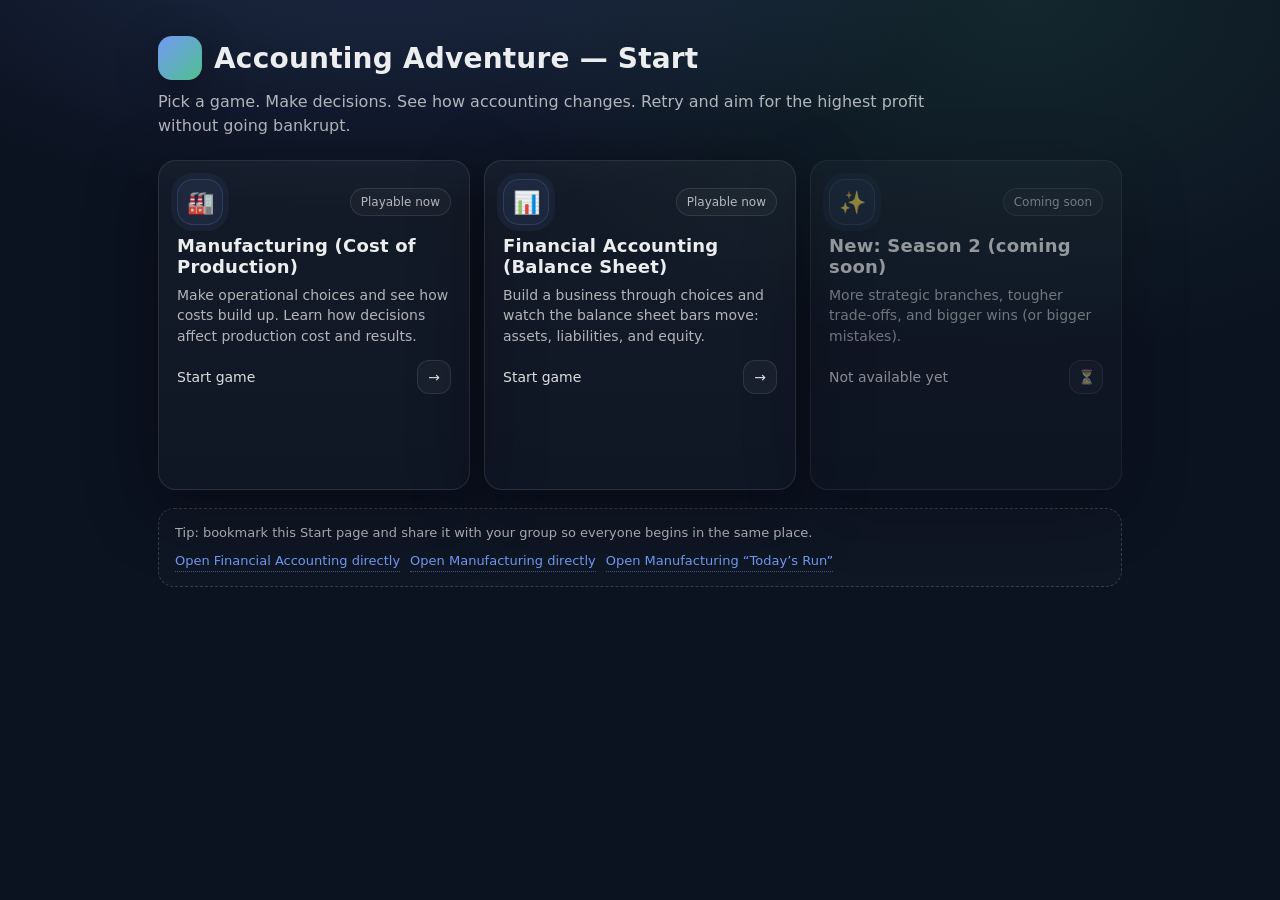
<file: index.html>
<!doctype html>
<html lang="en">
<head>
  <meta charset="utf-8" />
  <meta name="viewport" content="width=device-width,initial-scale=1" />
  <title>Accounting Adventure — Start</title>
  <style>
    :root{
      --bg:#0b1220;
      --border:rgba(255,255,255,.10);
      --text:rgba(255,255,255,.92);
      --muted:rgba(255,255,255,.68);
      --accent:rgba(120,160,255,.95);
    }
    *{box-sizing:border-box}
    body{
      margin:0;
      font-family: system-ui, -apple-system, Segoe UI, Roboto, Arial, sans-serif;
      background: radial-gradient(1000px 500px at 30% -10%, rgba(120,160,255,.18), transparent 60%),
                  radial-gradient(900px 600px at 80% 0%, rgba(90,220,160,.10), transparent 60%),
                  var(--bg);
      color:var(--text);
      min-height:100vh;
    }
    .wrap{ max-width:1000px; margin:0 auto; padding:36px 18px 48px; }
    .header{ display:flex; flex-direction:column; gap:10px; margin-bottom:22px; }
    .brand{ display:flex; align-items:center; gap:12px; }
    .logo{
      width:44px;height:44px;border-radius:14px;
      background: linear-gradient(135deg, rgba(120,160,255,.95), rgba(90,220,160,.85));
      box-shadow: 0 10px 40px rgba(0,0,0,.35);
    }
    h1{ margin:0; font-size:28px; letter-spacing:.2px; }
    .sub{ margin:0; color:var(--muted); line-height:1.5; max-width:800px; }

    .grid{
      display:grid;
      grid-template-columns: repeat(3, minmax(0, 1fr));
      gap:14px;
      margin-top:18px;
    }
    @media (max-width: 900px){ .grid{grid-template-columns:1fr} }

    .card{
      position:relative;
      border:1px solid var(--border);
      border-radius:18px;
      background: linear-gradient(180deg, rgba(255,255,255,.04), rgba(255,255,255,.02));
      overflow:hidden;
      box-shadow: 0 18px 70px rgba(0,0,0,.35);
      transition: transform .12s ease, border-color .12s ease;
    }
    .card:hover{ transform: translateY(-2px); border-color: rgba(120,160,255,.35); }
    .card a{
      display:block;
      padding:18px 18px 16px;
      color:inherit;
      text-decoration:none;
      height:100%;
    }
    .toprow{
      display:flex;
      align-items:center;
      justify-content:space-between;
      gap:12px;
      margin-bottom:10px;
    }
    .pill{
      font-size:12px;
      padding:6px 10px;
      border-radius:999px;
      border:1px solid var(--border);
      color:var(--muted);
      background: rgba(255,255,255,.03);
      white-space:nowrap;
    }
    .icon{
      width:46px;height:46px;border-radius:16px;
      display:grid;place-items:center;
      background: rgba(120,160,255,.10);
      border:1px solid rgba(120,160,255,.18);
      box-shadow: 0 0 0 6px rgba(120,160,255,.06);
      font-size:22px;
    }
    .title{ margin:0; font-size:18px; letter-spacing:.2px; }
    .desc{ margin:8px 0 0; color:var(--muted); line-height:1.45; font-size:14px; }
    .cta{
      margin-top:14px;
      display:flex;
      align-items:center;
      justify-content:space-between;
      gap:10px;
      color:rgba(255,255,255,.85);
      font-size:14px;
    }
    .ctaRow{ margin-top:12px; display:flex; gap:10px; flex-wrap:wrap; align-items:center; }
    .miniLink{
      display:inline-flex;
      align-items:center;
      gap:8px;
      padding:8px 10px;
      border-radius:12px;
      border:1px solid var(--border);
      background: rgba(255,255,255,.03);
      text-decoration:none;
      color: rgba(255,255,255,.88);
      font-size:13px;
    }
    .miniLink:hover{ border-color: rgba(120,160,255,.35); }
    .arrow{
      width:34px;height:34px;border-radius:12px;
      display:grid;place-items:center;
      background: rgba(255,255,255,.04);
      border:1px solid var(--border);
    }
    .disabled{ opacity:.60; filter:saturate(.8); }
    .disabled a{ cursor:not-allowed; }
    .disabled:hover{ transform:none; border-color:var(--border) }

    .footer{
      margin-top:18px;
      padding:14px 16px;
      border:1px dashed rgba(255,255,255,.16);
      border-radius:16px;
      color:var(--muted);
      line-height:1.55;
      background: rgba(255,255,255,.02);
    }
    .small{ font-size:13px; }
    .links{ margin-top:8px; display:flex; gap:10px; flex-wrap:wrap; }
    .links a{
      color: rgba(120,160,255,.95);
      text-decoration:none;
      border-bottom:1px dotted rgba(120,160,255,.45);
    }
    .links a:hover{ border-bottom-style:solid }
  </style>
</head>

<body>
  <div class="wrap">
    <div class="header">
      <div class="brand">
        <div class="logo" aria-hidden="true"></div>
        <h1>Accounting Adventure — Start</h1>
      </div>
      <p class="sub">
        Pick a game. Make decisions. See how accounting changes. Retry and aim for the highest profit without going bankrupt.
      </p>
    </div>

    <div class="grid">
      <!-- Tile 1: Manufacturing -->
      <div class="card">
        <a href="/PMseason1.html" aria-label="Open Manufacturing (Cost of Production)">
          <div class="toprow">
            <div class="icon">🏭</div>
            <div class="pill">Playable now</div>
          </div>
          <h2 class="title">Manufacturing (Cost of Production)</h2>
          <p class="desc">
            Make operational choices and see how costs build up. Learn how decisions affect production cost and results.
          </p>
          <div class="cta">
            <span>Start game</span>
            <span class="arrow">→</span>
          </div>
        </a>

        <div style="padding:0 18px 16px;">
          <div class="ctaRow">
            <a class="miniLink" href="/PMseason1.html?mode=daily">Today’s Run (Daily)</a>
          </div>
        </div>
      </div>

      <!-- Tile 2: Financial Accounting -->
      <div class="card">
        <a href="/FAseason1.html" aria-label="Open Financial Accounting (Balance Sheet)">
          <div class="toprow">
            <div class="icon">📊</div>
            <div class="pill">Playable now</div>
          </div>
          <h2 class="title">Financial Accounting (Balance Sheet)</h2>
          <p class="desc">
            Build a business through choices and watch the balance sheet bars move: assets, liabilities, and equity.
          </p>
          <div class="cta">
            <span>Start game</span>
            <span class="arrow">→</span>
          </div>
        </a>
      </div>

      <!-- Tile 3: Coming soon -->
      <div class="card disabled" aria-disabled="true">
        <a href="javascript:void(0)" tabindex="-1">
          <div class="toprow">
            <div class="icon">✨</div>
            <div class="pill">Coming soon</div>
          </div>
          <h2 class="title">New: Season 2 (coming soon)</h2>
          <p class="desc">
            More strategic branches, tougher trade-offs, and bigger wins (or bigger mistakes).
          </p>
          <div class="cta">
            <span>Not available yet</span>
            <span class="arrow">⏳</span>
          </div>
        </a>
      </div>
    </div>

    <div class="footer">
      <div class="small">
        Tip: bookmark this Start page and share it with your group so everyone begins in the same place.
      </div>
      <div class="links small">
        <a href="/FAseason1.html">Open Financial Accounting directly</a>
        <a href="/PMseason1.html">Open Manufacturing directly</a>
        <a href="/PMseason1.html?mode=daily">Open Manufacturing “Today’s Run”</a>
      </div>
    </div>
  </div>
</body>
</html>
</file>
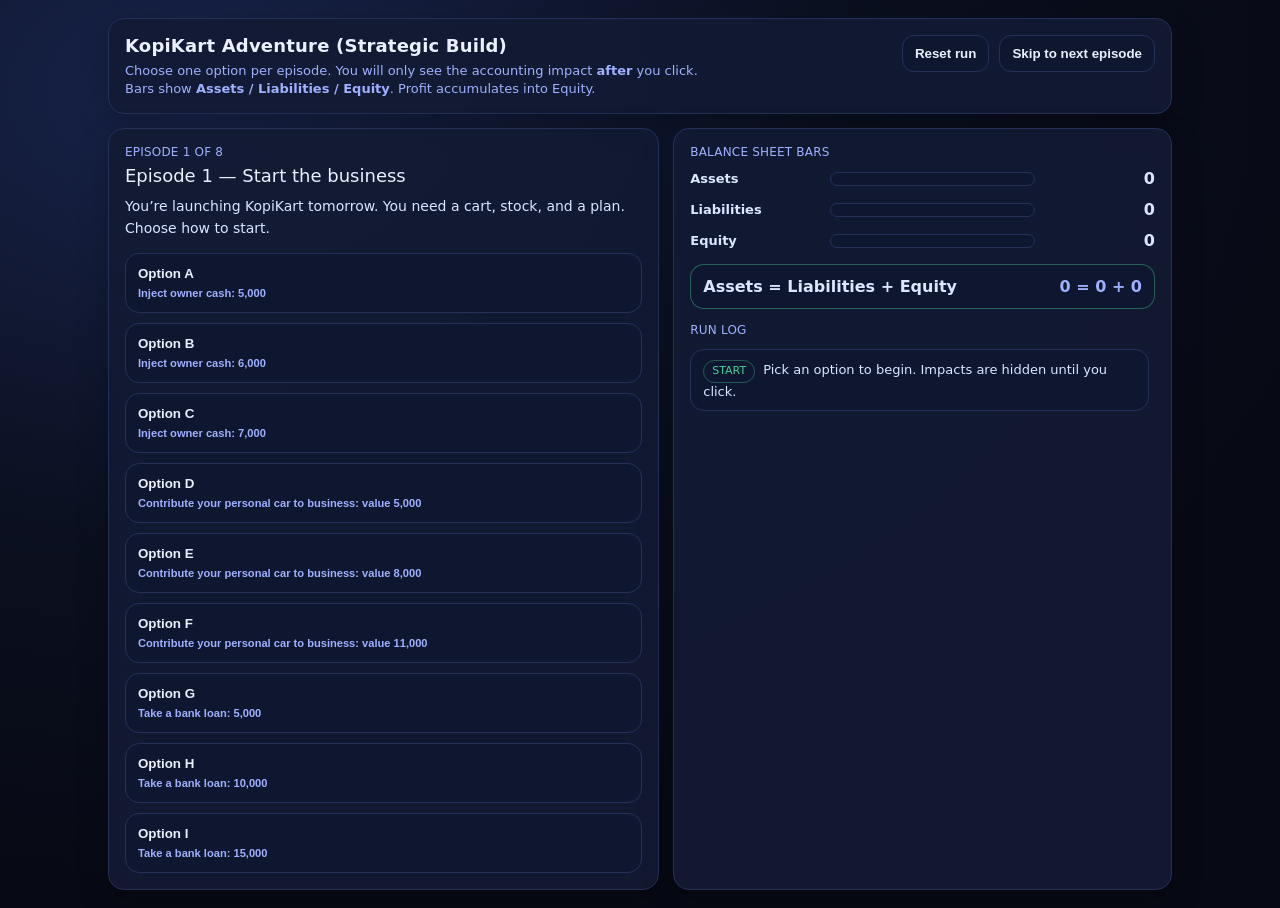
<file: FAseason1.html>
<!doctype html>
<html lang="en">
<head>
  <meta charset="utf-8" />
  <meta name="viewport" content="width=device-width,initial-scale=1" />
  <title>KopiKart Adventure (Strategic Build)</title>
  <style>
    :root{
      --bg:#0b1020; --card:#121a33; --muted:#9fb0ff; --text:#eaf0ff;
      --accent:#7aa7ff; --danger:#ff6b6b; --ok:#46d39a; --line:#25305a;
    }
    *{box-sizing:border-box}
    body{
      margin:0; font-family:system-ui,-apple-system,Segoe UI,Roboto,Arial,sans-serif;
      background: radial-gradient(1200px 800px at 15% 10%, #18234a 0%, var(--bg) 55%, #070a14 100%);
      color:var(--text);
    }
    .wrap{max-width:1100px; margin:0 auto; padding:18px;}
    header{
      display:flex; gap:12px; align-items:flex-start; justify-content:space-between; flex-wrap:wrap;
      padding:16px 16px; border:1px solid var(--line); background:rgba(18,26,51,.9);
      border-radius:16px; box-shadow:0 10px 30px rgba(0,0,0,.25);
    }
    header h1{margin:0; font-size:18px; letter-spacing:.2px}
    header .sub{margin-top:6px; color:var(--muted); font-size:13px; line-height:1.35}
    .btnrow{display:flex; gap:10px; flex-wrap:wrap}
    button{
      border:1px solid var(--line); background:#0f1730; color:var(--text);
      padding:10px 12px; border-radius:12px; cursor:pointer; font-weight:600;
    }
    button:hover{border-color:#3a4aa3}
    button:disabled{opacity:.5; cursor:not-allowed}

    .grid{display:grid; grid-template-columns:1.05fr .95fr; gap:14px; margin-top:14px;}
    @media (max-width: 920px){ .grid{grid-template-columns:1fr} }

    .card{
      border:1px solid var(--line); background:rgba(18,26,51,.9);
      border-radius:16px; padding:16px; box-shadow:0 10px 30px rgba(0,0,0,.25);
    }
    .kicker{color:var(--muted); font-size:12px; letter-spacing:.2px; text-transform:uppercase}
    .episodeTitle{margin:6px 0 10px; font-size:18px}
    .story{color:#dbe6ff; line-height:1.55; font-size:14px}

    .choices{margin-top:14px; display:grid; gap:10px}
    .choice{
      text-align:left; padding:12px 12px; border-radius:14px;
      border:1px solid var(--line); background:#0f1730;
    }
    .choice b{display:block; margin-bottom:4px}
    .choice small{color:var(--muted)}
    .choice:hover{border-color:#3a4aa3}

    .reveal{
      margin-top:14px; border-top:1px dashed var(--line); padding-top:14px;
      display:none;
    }
    .reveal.show{display:block}
    .reveal .msg{padding:12px; border-radius:14px; border:1px solid var(--line); background:#0f1730}
    .reveal .msg.ok{border-color:rgba(70,211,154,.35)}
    .reveal .msg.danger{border-color:rgba(255,107,107,.35)}
    .reveal h3{margin:0 0 6px; font-size:14px}
    .reveal p{margin:0; color:#dbe6ff; line-height:1.45; font-size:13px}
    .nextRow{margin-top:10px; display:flex; gap:10px; flex-wrap:wrap}

    .bars{display:grid; gap:12px; margin-top:10px}
    .barRow{
      display:grid; grid-template-columns:130px 1fr 110px; gap:10px; align-items:center;
    }
    .barLabel{color:#dbe6ff; font-weight:700; font-size:13px}
    .barTrack{
      height:14px; border-radius:999px; background:#0f1730; border:1px solid var(--line);
      overflow:hidden;
    }
    .barFill{
      height:100%; width:0%;
      background: linear-gradient(90deg, rgba(122,167,255,.95), rgba(122,167,255,.45));
      transition: width 420ms ease;
    }
    .barVal{font-variant-numeric: tabular-nums; text-align:right; color:#dbe6ff; font-weight:700}

    .eq{
      margin-top:14px; padding:12px; border-radius:14px; border:1px solid var(--line); background:#0f1730;
      display:flex; justify-content:space-between; gap:10px; flex-wrap:wrap; align-items:center;
      font-variant-numeric: tabular-nums;
    }
    .eq .left{color:#dbe6ff; font-weight:800}
    .eq .right{color:var(--muted); font-weight:700}
    .eq.good{border-color:rgba(70,211,154,.4)}
    .eq.bad{border-color:rgba(255,107,107,.4)}

    .breakdown{margin-top:12px; border-top:1px dashed var(--line); padding-top:12px}
    .table{width:100%; border-collapse:separate; border-spacing:0 10px; font-size:13px}
    .table td{
      padding:12px 12px; background:#0f1730; border:1px solid var(--line);
      vertical-align:top;
    }
    .table td:first-child{border-radius:14px 0 0 14px; color:#dbe6ff; width:56%}
    .table td:last-child{border-radius:0 14px 14px 0; text-align:right; font-variant-numeric:tabular-nums}
    .groupHead{
      display:flex; align-items:center; justify-content:space-between;
      margin-bottom:10px;
    }
    .groupHead .title{
      color:var(--muted); font-size:12px; letter-spacing:.2px; text-transform:uppercase; font-weight:800;
    }
    .groupHead .totalLabel{color:var(--muted); font-size:12px; font-weight:800;}
    .stack{display:grid; gap:6px;}
    .stack .item{color:#dbe6ff; font-weight:700; font-size:13px;}
    .stack .val{color:#dbe6ff; font-weight:800; font-size:13px;}
    .totVal{color:#eaf0ff; font-weight:900; font-size:14px; margin-bottom:10px;}

    .log{margin-top:12px; max-height:260px; overflow:auto; padding-right:6px;}
    .logItem{
      margin-bottom:8px; padding:10px 12px; border-radius:14px; border:1px solid var(--line); background:#0f1730;
      color:#dbe6ff; font-size:13px; line-height:1.35;
    }
    .tag{
      display:inline-block; padding:3px 8px; border-radius:999px; font-size:11px; margin-right:8px;
      border:1px solid var(--line); color:var(--muted);
    }
    .tag.bad{color:var(--danger); border-color:rgba(255,107,107,.35)}
    .tag.ok{color:var(--ok); border-color:rgba(70,211,154,.35)}
    .footerNote{margin-top:10px; color:var(--muted); font-size:12px; line-height:1.4}

    /* Deep dive box (ONLY after season complete) */
    .videoBox{
      margin-top:14px; padding:12px; border-radius:14px; border:1px solid var(--line); background:#0f1730; display:none;
    }
    .videoBox.show{display:block}
    a{color:var(--accent)}
  </style>
</head>
<body>
  <div class="wrap">
    <header>
      <div>
        <h1>KopiKart Adventure (Strategic Build)</h1>
        <div class="sub">
          Choose one option per episode. You will only see the accounting impact <b>after</b> you click.<br>
          Bars show <b>Assets / Liabilities / Equity</b>. Profit accumulates into Equity.
        </div>
      </div>
      <div class="btnrow">
        <button id="btnReset">Reset run</button>
        <button id="btnSkip" title="For testing only">Skip to next episode</button>
      </div>
    </header>

    <div class="grid">
      <!-- LEFT: story + choices -->
      <section class="card">
        <div class="kicker" id="epKicker">Episode</div>
        <div class="episodeTitle" id="epTitle">—</div>
        <div class="story" id="epStory">—</div>

        <div class="choices" id="choices"></div>

        <div class="reveal" id="reveal">
          <div class="msg ok" id="revealBox">
            <h3 id="revealTitle">Impact revealed</h3>
            <p id="revealText">—</p>
          </div>
          <div class="nextRow">
            <button id="btnNext">Next episode</button>
            <button id="btnShowBreakdown">Toggle breakdown</button>
          </div>
        </div>

        <!-- Only shows AFTER season complete (not on game over) -->
        <div class="videoBox" id="videoBox">
          <div class="kicker">Video deep dive</div>
          <div class="footerNote">
            <a href="#" onclick="return false;">Full breakdown</a> — how to get the highest profit (without going bankrupt) from Episode 1 to Episode 8.
          </div>
        </div>
      </section>

      <!-- RIGHT: bars + breakdown + log -->
      <section class="card">
        <div class="kicker">Balance sheet bars</div>

        <div class="bars">
          <div class="barRow">
            <div class="barLabel">Assets</div>
            <div class="barTrack"><div class="barFill" id="barA"></div></div>
            <div class="barVal" id="valA">0</div>
          </div>
          <div class="barRow">
            <div class="barLabel">Liabilities</div>
            <div class="barTrack"><div class="barFill" id="barL"></div></div>
            <div class="barVal" id="valL">0</div>
          </div>
          <div class="barRow">
            <div class="barLabel">Equity</div>
            <div class="barTrack"><div class="barFill" id="barE"></div></div>
            <div class="barVal" id="valE">0</div>
          </div>
        </div>

        <div class="eq" id="eqBox">
          <div class="left">Assets = Liabilities + Equity</div>
          <div class="right" id="eqRight">0 = 0 + 0</div>
        </div>

        <div class="breakdown" id="breakdown" style="display:none">
          <div class="kicker">Internal breakdown (for you)</div>
          <table class="table" aria-label="breakdown">
            <tbody>
              <tr>
                <td>
                  <div class="groupHead">
                    <div class="title">Assets</div>
                    <div class="totalLabel">Total</div>
                  </div>
                  <div class="stack">
                    <div class="item">Cash</div>
                    <div class="item">Inventory</div>
                    <div class="item">Receivable</div>
                    <div class="item">Other assets</div>
                  </div>
                </td>
                <td>
                  <div class="totVal" id="bAssetsTotal">0</div>
                  <div class="stack" style="justify-items:end;">
                    <div class="val" id="bCash">0</div>
                    <div class="val" id="bInv">0</div>
                    <div class="val" id="bAR">0</div>
                    <div class="val" id="bOther">0</div>
                  </div>
                </td>
              </tr>

              <tr>
                <td>
                  <div class="groupHead">
                    <div class="title">Liabilities</div>
                    <div class="totalLabel">Total</div>
                  </div>
                  <div class="stack">
                    <div class="item">Accounts Payable</div>
                    <div class="item">Loan Payable</div>
                  </div>
                </td>
                <td>
                  <div class="totVal" id="bLiabTotal">0</div>
                  <div class="stack" style="justify-items:end;">
                    <div class="val" id="bAP">0</div>
                    <div class="val" id="bLoan">0</div>
                  </div>
                </td>
              </tr>

              <tr>
                <td>
                  <div class="groupHead">
                    <div class="title">Equity</div>
                    <div class="totalLabel">Total</div>
                  </div>
                  <div class="stack">
                    <div class="item">Owner Capital</div>
                    <div class="item">Profit</div>
                  </div>
                </td>
                <td>
                  <div class="totVal" id="bEqTotal">0</div>
                  <div class="stack" style="justify-items:end;">
                    <div class="val" id="bCap">0</div>
                    <div class="val" id="bProfit">0</div>
                  </div>
                </td>
              </tr>
            </tbody>
          </table>
          <div class="footerNote">
            Strategic mechanics active: receivable collection (cash timing), interest expense on loans, and final-week outcomes depend on earlier decisions.
          </div>
        </div>

        <div class="kicker" style="margin-top:14px;">Run log</div>
        <div class="log" id="log"></div>
      </section>
    </div>
  </div>

<script>
(() => {
  // ---------- State ----------
  const state = {
    episodeIndex: 0,
    bankrupt: false,

    // accounts:
    cash: 0,
    inventory: 0,
    otherAssets: 0,
    accountsPayable: 0,
    loanPayable: 0,
    ownerCapital: 0,
    profit: 0,
    receivable: 0,

    // flags (strategy):
    qualityRisk: false,
    supplierAnger: false,
    finalWeekPenalty: false,
    speedBoost: false,       // hire helper: reduces inventory used later
    demandBoost: false,      // marketing: boosts sales later
    capacityStrain: false,   // no spending: reduces sales later
    reliableGear: false,     // repair: stabilizes all-in
    newGear: false           // replace: boosts sales later
  };

  // ---------- Helpers ----------
  const fmt = (n) => {
    const sign = n < 0 ? "-" : "";
    const x = Math.abs(Math.round(n));
    return sign + x.toString().replace(/\B(?=(\d{3})+(?!\d))/g, ",");
  };

  const totals = () => {
    const assets = state.cash + state.inventory + state.otherAssets + state.receivable;
    const liabilities = state.accountsPayable + state.loanPayable;
    const equity = state.ownerCapital + state.profit;
    return { assets, liabilities, equity };
  };

  const log = (label, text, kind="ok") => {
    const el = document.createElement("div");
    el.className = "logItem";
    const tag = document.createElement("span");
    tag.className = "tag " + (kind === "bad" ? "bad" : "ok");
    tag.textContent = label;
    el.appendChild(tag);
    const span = document.createElement("span");
    span.textContent = text;
    el.appendChild(span);
    document.getElementById("log").prepend(el);
  };

  function setReveal(kind, title, lines){
    const box = document.getElementById("revealBox");
    box.classList.remove("ok","danger");
    box.classList.add(kind === "bad" ? "danger" : "ok");
    document.getElementById("revealTitle").textContent = title;

    const combined = (lines || []).filter(Boolean).map(s => "• " + s).join("\n");
    const safeHtml = combined
      .replace(/&/g, "&amp;")
      .replace(/</g, "&lt;")
      .replace(/>/g, "&gt;")
      .replace(/\n/g, "<br>");

    document.getElementById("revealText").innerHTML = safeHtml || "—";
    document.getElementById("reveal").classList.add("show");
  }

  function hideReveal(){ document.getElementById("reveal").classList.remove("show"); }
  function showVideoBox(show){ document.getElementById("videoBox").classList.toggle("show", !!show); }

  function updateUI(){
    const { assets, liabilities, equity } = totals();

    // Top bars
    document.getElementById("valA").textContent = fmt(assets);
    document.getElementById("valL").textContent = fmt(liabilities);
    document.getElementById("valE").textContent = fmt(equity);

    // Equation
    const eqBox = document.getElementById("eqBox");
    const ok = Math.round(assets) === Math.round(liabilities + equity);
    eqBox.classList.toggle("good", ok);
    eqBox.classList.toggle("bad", !ok);
    document.getElementById("eqRight").textContent = `${fmt(assets)} = ${fmt(liabilities)} + ${fmt(equity)}`;

    // Bar widths
    const maxVal = Math.max(assets, liabilities, equity, 1);
    document.getElementById("barA").style.width = Math.max(0, (assets / maxVal) * 100) + "%";
    document.getElementById("barL").style.width = Math.max(0, (liabilities / maxVal) * 100) + "%";
    document.getElementById("barE").style.width = Math.max(0, (equity / maxVal) * 100) + "%";

    // Breakdown totals
    document.getElementById("bAssetsTotal").textContent = fmt(assets);
    document.getElementById("bLiabTotal").textContent = fmt(liabilities);
    document.getElementById("bEqTotal").textContent = fmt(equity);

    // Breakdown lines
    document.getElementById("bCash").textContent = fmt(state.cash);
    document.getElementById("bInv").textContent = fmt(state.inventory);
    document.getElementById("bAR").textContent = fmt(state.receivable);
    document.getElementById("bOther").textContent = fmt(state.otherAssets);

    document.getElementById("bAP").textContent = fmt(state.accountsPayable);
    document.getElementById("bLoan").textContent = fmt(state.loanPayable);

    document.getElementById("bCap").textContent = fmt(state.ownerCapital);
    document.getElementById("bProfit").textContent = fmt(state.profit);
  }

  function bankrupt(reason){
    state.bankrupt = true;
    setReveal("bad", "Bankrupt (Game Over)", [reason]);
    log("GAME OVER", reason, "bad");
    showVideoBox(false);   // IMPORTANT: never show deep dive on game over
    renderEpisode(true);
  }

  function cashCheck(){
    if (state.cash < 0){
      bankrupt("Cash went below zero. You ran out of money and the business collapses.");
      return true;
    }
    return false;
  }

  // Supplier freeze (hidden trigger)
  function supplierFreezeCheck(){
    if (state.accountsPayable > 4000){
      state.cash -= 1000;
      state.accountsPayable -= 1000;
      log("EVENT", "Supplier freeze! Forced settlement: pay 1,000 now.", "bad");
      if (state.cash < 0){
        bankrupt("Supplier froze your account. You couldn't pay the forced settlement. Cash went below zero.");
        return true;
      }
      if (state.accountsPayable > 4000){
        bankrupt("Supplier froze your account. Even after forced settlement, Accounts Payable is still too high. Operations stop.");
        return true;
      }
      return true;
    }
    return false;
  }

  // Receivable collection (cash timing)
  function collectReceivableEvent(){
    if (state.receivable <= 0) return { did:false, text:"" };
    const collected = Math.round(state.receivable * 0.70);
    if (collected <= 0) return { did:false, text:"" };
    state.cash += collected;
    state.receivable -= collected;
    return {
      did:true,
      text:`Receivable collection: You collected ${fmt(collected)} in cash from customers. Cash increased and Receivable decreased (total Assets unchanged).`
    };
  }

  // Interest expense (debt cost)
  function interestExpenseEvent(label){
    if (state.loanPayable <= 0) return { did:false, text:"" };
    const interest = Math.round(state.loanPayable * 0.02);
    if (interest <= 0) return { did:false, text:"" };
    state.cash -= interest;
    state.profit -= interest;
    return {
      did:true,
      text:`Interest expense (${label}): Cash decreased by ${fmt(interest)} and Profit decreased by ${fmt(interest)}. Expenses reduce Equity.`
    };
  }

  // Bank recall test (hidden trigger)
  function bankRecallTest(whenLabel){
    if (state.loanPayable >= 12000 && state.cash < 800){
      state.cash -= 1500;
      state.loanPayable -= 1500;
      log("EVENT", `Bank recall (${whenLabel})! Forced repayment: 1,500 now.`, "bad");
      if (state.cash < 0){
        bankrupt(`Bank recall (${whenLabel}) triggered. You couldn't make the forced repayment. Cash went below zero.`);
        return true;
      }
      return true;
    }
    return false;
  }

  // Final-week all-in outcome score
  function allInOutcomeIsGood(){
    let score = 0;
    if (state.demandBoost) score += 1;
    if (state.speedBoost) score += 1;
    if (state.newGear || state.reliableGear) score += 1;

    if (state.supplierAnger) score -= 1;
    if (state.finalWeekPenalty) score -= 2;
    if (state.capacityStrain) score -= 1;

    // Reliable gear provides protection unless you angered supplier or shut down
    if (state.reliableGear && !state.supplierAnger && !state.finalWeekPenalty) return true;

    return score >= 1;
  }

  // Episode 8 modifiers
  function salesModifierBase(){
    let mod = 0;
    if (state.demandBoost) mod += 300;      // marketing lifts demand
    if (state.capacityStrain) mod -= 200;   // missed demand due to no prep
    if (state.finalWeekPenalty) mod -= 400; // shutdown hits final week
    if (state.newGear) mod += 200;          // new gear improves throughput
    return mod;
  }

  function reduceInventoryUsed(baseUsed){
    const reduction = state.speedBoost ? 150 : 0; // helper reduces waste/spoilage
    return Math.max(0, baseUsed - reduction);
  }

  // ---------- Episodes ----------
  const episodes = [
    {
      title: "Episode 1 — Start the business",
      story: "You’re launching KopiKart tomorrow. You need a cart, stock, and a plan. Choose how to start.",
      choices: [
        { label: "Inject owner cash: 5,000", apply: () => (state.cash+=5000, state.ownerCapital+=5000,
          "Owner investment: Cash increased by 5,000 (Assets up). Owner Capital increased by 5,000 (Equity up).") },
        { label: "Inject owner cash: 6,000", apply: () => (state.cash+=6000, state.ownerCapital+=6000,
          "Owner investment: Cash increased by 6,000 (Assets up). Owner Capital increased by 6,000 (Equity up).") },
        { label: "Inject owner cash: 7,000", apply: () => (state.cash+=7000, state.ownerCapital+=7000,
          "Owner investment: Cash increased by 7,000 (Assets up). Owner Capital increased by 7,000 (Equity up).") },

        { label: "Contribute your personal car to business: value 5,000", apply: () => (state.otherAssets+=5000, state.ownerCapital+=5000,
          "Non-cash contribution: Other assets increased by 5,000 (Assets up). Owner Capital increased by 5,000 (Equity up). Cash unchanged.") },
        { label: "Contribute your personal car to business: value 8,000", apply: () => (state.otherAssets+=8000, state.ownerCapital+=8000,
          "Non-cash contribution: Other assets increased by 8,000 (Assets up). Owner Capital increased by 8,000 (Equity up). Cash unchanged.") },
        { label: "Contribute your personal car to business: value 11,000", apply: () => (state.otherAssets+=11000, state.ownerCapital+=11000,
          "Non-cash contribution: Other assets increased by 11,000 (Assets up). Owner Capital increased by 11,000 (Equity up). Cash unchanged.") },

        { label: "Take a bank loan: 5,000", apply: () => (state.cash+=5000, state.loanPayable+=5000,
          "Bank loan: Cash increased by 5,000 (Assets up). Loan Payable increased by 5,000 (Liabilities up).") },
        { label: "Take a bank loan: 10,000", apply: () => (state.cash+=10000, state.loanPayable+=10000,
          "Bank loan: Cash increased by 10,000 (Assets up). Loan Payable increased by 10,000 (Liabilities up).") },
        { label: "Take a bank loan: 15,000", apply: () => (state.cash+=15000, state.loanPayable+=15000,
          "Bank loan: Cash increased by 15,000 (Assets up). Loan Payable increased by 15,000 (Liabilities up).") }
      ]
    },
    {
      title: "Episode 2 — Get a cart and equipment",
      story: "You need a cart and basic equipment to sell. Choose one offer.",
      choices: [
        { label: "Buy equipment for 3,000 cash", apply: () => (state.otherAssets+=3000, state.cash-=3000,
          "Asset swap: Other assets increased by 3,000 and Cash decreased by 3,000. Total Assets stayed the same.") },
        { label: "Buy equipment for 3,300 on credit (Accounts Payable)", apply: () => (state.otherAssets+=3300, state.accountsPayable+=3300,
          "Buy on credit: Other assets increased by 3,300 (Assets up) and Accounts Payable increased by 3,300 (Liabilities up).") },
        { label: "Rent equipment for 600 cash (expense)", apply: () => (state.cash-=600, state.profit-=600,
          "Expense: Cash decreased by 600 and Profit decreased by 600. Expenses reduce Equity.") }
      ]
    },
    {
      title: "Episode 3 — Buy inventory",
      story: "You need beans, cups, milk, sugar. Choose how to stock up.",
      choices: [
        { label: "Buy inventory for 2,000 cash", apply: () => (state.inventory+=2000, state.cash-=2000,
          "Asset swap: Inventory increased by 2,000 and Cash decreased by 2,000. Total Assets stayed the same.") },
        { label: "Buy inventory for 2,200 on credit (Accounts Payable)", apply: () => (state.inventory+=2200, state.accountsPayable+=2200,
          "Buy on credit: Inventory increased by 2,200 (Assets up) and Accounts Payable increased by 2,200 (Liabilities up).") },
        { label: "Buy cheaper inventory for 1,600 cash", apply: () => (state.inventory+=1600, state.cash-=1600, state.qualityRisk=true,
          "Asset swap: Inventory increased by 1,600 and Cash decreased by 1,600. (Quality consequences may appear later.)") }
      ]
    },
    {
      title: "Episode 4 — Week 1 sales",
      story: "You open for business. Choose your selling approach.",
      choices: [
        {
          label: "Cash-only sales: collect 1,200 cash; inventory used 500",
          apply: () => {
            const sales = 1200, used = 500;
            state.cash += sales;
            state.inventory -= used;
            state.profit += (sales - used);
            let msg = `Revenue and cost: Cash increased by ${fmt(sales)}. Inventory decreased by ${fmt(used)} (cost of sales). Profit increased by ${fmt(sales - used)} (revenue minus cost).`;
            if (state.qualityRisk){
              state.cash -= 250;
              state.profit -= 250;
              msg += ` Quality issue: Cash decreased by 250 and Profit decreased by 250 (refunds).`;
            }
            return msg;
          }
        },
        {
          label: "Sell on credit: total 1,800; cash now 900; inventory used 700",
          apply: () => {
            const totalSales = 1800, cashNow = 900, ar = totalSales - cashNow, used = 700;
            state.cash += cashNow;
            state.receivable += ar;
            state.inventory -= used;
            state.profit += (totalSales - used);

            let msg = `Credit sales: Cash increased by ${fmt(cashNow)} and Receivable increased by ${fmt(ar)} (both are Assets). Inventory decreased by ${fmt(used)} (cost of sales). Profit increased by ${fmt(totalSales - used)}.`;
            if (state.qualityRisk){
              state.cash -= 250;
              state.profit -= 250;
              msg += ` Quality issue: Cash decreased by 250 and Profit decreased by 250 (refunds).`;
            }
            return msg;
          }
        },
        {
          label: "Discount strategy: collect 1,400 cash; inventory used 1,000",
          apply: () => {
            const sales = 1400, used = 1000;
            state.cash += sales;
            state.inventory -= used;
            state.profit += (sales - used);
            let msg = `Revenue and cost: Cash increased by ${fmt(sales)}. Inventory decreased by ${fmt(used)} (cost of sales). Profit increased by ${fmt(sales - used)}.`;
            if (state.qualityRisk){
              state.cash -= 250;
              state.profit -= 250;
              msg += ` Quality issue: Cash decreased by 250 and Profit decreased by 250 (refunds).`;
            }
            return msg;
          }
        }
      ]
    },
    {
      title: "Episode 5 — Strategy week (prepare for the finale)",
      story: "Week 2 starts. Your choices now affect the final week. Choose one.",
      choices: [
        {
          label: "Hire a helper: wages expense 450 cash",
          apply: () => {
            state.cash -= 450;
            state.profit -= 450;
            state.speedBoost = true;
            state.capacityStrain = false;
            return "Hire helper: Cash decreased by 450 and Profit decreased by 450 (wages expense). This reduces inventory used in the final week (less waste), which increases profit later.";
          }
        },
        {
          label: "Marketing spend: 350 cash (expense)",
          apply: () => {
            state.cash -= 350;
            state.profit -= 350;
            state.demandBoost = true;
            state.capacityStrain = false;
            return "Marketing: Cash decreased by 350 and Profit decreased by 350 (marketing expense). This increases final-week sales.";
          }
        },
        {
          label: "Spend nothing: 0",
          apply: () => {
            state.capacityStrain = true;
            return "No spending: No immediate accounting impact. But missed preparation can reduce final-week sales.";
          }
        }
      ]
    },
    {
      title: "Episode 6 — Supplier and bank pressure",
      story: "Suppliers and the bank start watching you. Choose your response.",
      choices: [
        {
          label: "Pay 60% of Accounts Payable now (cash)",
          apply: () => {
            const pay = Math.round(state.accountsPayable * 0.60);
            state.cash -= pay;
            state.accountsPayable -= pay;
            return `Pay suppliers: Cash decreased by ${fmt(pay)} and Accounts Payable decreased by ${fmt(pay)}. Assets and Liabilities both decreased by the same amount.`;
          }
        },
        {
          label: "Delay payment: late penalty expense 250 cash",
          apply: () => {
            state.cash -= 250;
            state.profit -= 250;
            state.supplierAnger = true;
            return "Delay payment: Cash decreased by 250 and Profit decreased by 250 (late penalty). This can hurt the final-week outcome.";
          }
        },
        {
          label: "Restructure: convert all Accounts Payable into bank loan + processing fee 120 cash",
          apply: () => {
            const ap = state.accountsPayable;
            state.loanPayable += ap;
            state.accountsPayable = 0;
            state.cash -= 120;
            state.profit -= 120;
            return `Restructure: Loan Payable increased by ${fmt(ap)} and Accounts Payable decreased by ${fmt(ap)} (a shift within Liabilities). Processing fee: Cash decreased by 120 and Profit decreased by 120 (expense).`;
          }
        }
      ],
      after: () => {
        const notes = [];

        const rc = collectReceivableEvent();
        if (rc.did) notes.push(rc.text);

        const ie = interestExpenseEvent("end of Episode 6");
        if (ie.did) notes.push(ie.text);

        bankRecallTest("after Episode 6");
        return notes;
      }
    },
    {
      title: "Episode 7 — Breakdown week",
      story: "Something happens to your setup. Choose your move.",
      choices: [
        {
          label: "Repair now: 650 cash (expense)",
          apply: () => {
            state.cash -= 650;
            state.profit -= 650;
            state.reliableGear = true;
            state.newGear = false;
            return "Repair: Cash decreased by 650 and Profit decreased by 650 (repair expense). This stabilizes operations and can protect your all-in outcome later.";
          }
        },
        {
          label: "Replace equipment on credit: 1,400 (Accounts Payable)",
          apply: () => {
            state.otherAssets += 1400;
            state.accountsPayable += 1400;
            state.newGear = true;
            state.reliableGear = false;
            return "Replace on credit: Other assets increased by 1,400 (Assets up) and Accounts Payable increased by 1,400 (Liabilities up). This boosts final-week sales potential but increases supplier risk.";
          }
        },
        {
          label: "Shut down this week: fixed cost 100 cash (expense)",
          apply: () => {
            state.cash -= 100;
            state.profit -= 100;
            state.finalWeekPenalty = true;
            return "Shutdown: Cash decreased by 100 and Profit decreased by 100 (expense). This reduces final-week sales because you lose momentum.";
          }
        }
      ]
    },
    {
      title: "Episode 8 — Final market event",
      story: "Final week. A big market event is happening. Choose your play.",
      choices: [
        {
          label: "Safe event: base sales 1,500 cash; stall fee 100 cash; inventory used 800",
          apply: () => {
            let sales = 1500 + salesModifierBase();
            sales = Math.max(0, sales);
            const fee = 100;
            const used = reduceInventoryUsed(800);

            state.cash += sales;
            state.cash -= fee;
            state.inventory -= used;

            const profitAdd = sales - used - fee;
            state.profit += profitAdd;

            let msg = `Safe event: Cash increased by ${fmt(sales)} from sales, then Cash decreased by ${fmt(fee)} (stall fee). Inventory decreased by ${fmt(used)} (cost of sales). Profit increased by ${fmt(profitAdd)}.`;
            if (state.speedBoost) msg += " Helper effect: Inventory used was reduced (less waste), increasing profit.";
            if (state.demandBoost) msg += " Marketing effect: Sales increased.";
            if (state.capacityStrain) msg += " No-prep effect: Sales decreased.";
            if (state.newGear) msg += " New gear effect: Sales increased.";
            if (state.finalWeekPenalty) msg += " Shutdown effect: Sales decreased.";
            return msg;
          }
        },
        {
          label: "All-in event: base inventory used 1,200; stall fee 200 cash (outcome depends on earlier choices)",
          apply: () => {
            const good = allInOutcomeIsGood();
            let sales = good ? 2600 : 1200;

            if (good && state.demandBoost) sales += 500;
            sales += (state.capacityStrain ? -200 : 0);
            sales += (state.finalWeekPenalty ? -400 : 0);
            sales += (state.newGear ? 200 : 0);
            sales = Math.max(0, sales);

            const fee = 200;
            const used = reduceInventoryUsed(1200);

            state.cash += sales;
            state.cash -= fee;
            state.inventory -= used;

            const profitAdd = sales - used - fee;
            state.profit += profitAdd;

            let msg = `All-in outcome: Cash increased by ${fmt(sales)} from sales, then Cash decreased by ${fmt(fee)} (stall fee). Inventory decreased by ${fmt(used)} (cost of sales). Profit changed by ${fmt(profitAdd)}.`;
            msg += good ? " Your earlier decisions supported a strong outcome." : " Your earlier decisions led to a weaker outcome.";
            if (state.speedBoost) msg += " Helper effect: Inventory used was reduced (less waste), increasing profit.";
            if (state.demandBoost) msg += good ? " Marketing effect: Sales increased further because the crowd showed up." : " Marketing was not enough to overcome the weaknesses this time.";
            if (state.supplierAnger) msg += " Supplier relationship issue: It reduced your ability to execute the all-in plan.";
            if (state.capacityStrain) msg += " No-prep effect: You missed demand and lost sales.";
            if (state.newGear) msg += " New gear effect: Faster service improved sales.";
            if (state.reliableGear) msg += " Reliability effect: Your setup performed smoothly under pressure.";
            if (state.finalWeekPenalty) msg += " Shutdown effect: Lost momentum reduced sales.";
            return msg;
          }
        },
        {
          label: "Corporate order: base total sales 3,000; cash now 20%; delivery 150 cash; inventory used 1,300",
          apply: () => {
            let totalSales = 3000;
            if (state.demandBoost) totalSales += 400;
            totalSales += (state.capacityStrain ? -200 : 0);
            totalSales += (state.finalWeekPenalty ? -400 : 0);
            totalSales += (state.newGear ? 200 : 0);
            totalSales = Math.max(0, totalSales);

            const cashNow = Math.round(totalSales * 0.20);
            const ar = totalSales - cashNow;
            const delivery = 150;
            const used = reduceInventoryUsed(1300);

            state.cash += cashNow;
            state.cash -= delivery;
            state.receivable += ar;
            state.inventory -= used;

            const profitAdd = totalSales - used - delivery;
            state.profit += profitAdd;

            let msg = `Corporate order: Cash increased by ${fmt(cashNow)} now, Receivable increased by ${fmt(ar)} (future cash). Cash decreased by ${fmt(delivery)} (delivery expense). Inventory decreased by ${fmt(used)} (cost of sales). Profit increased by ${fmt(profitAdd)}.`;
            msg += " This can be high profit, but cash may be tight until customers pay.";
            if (state.speedBoost) msg += " Helper effect: Inventory used was reduced (less waste), increasing profit.";
            if (state.demandBoost) msg += " Marketing effect: Larger corporate order.";
            if (state.capacityStrain) msg += " No-prep effect: Smaller corporate order.";
            if (state.newGear) msg += " New gear effect: Higher throughput improved order size.";
            if (state.finalWeekPenalty) msg += " Shutdown effect: Reduced business momentum lowered the order size.";
            return msg;
          }
        }
      ],
      after: () => {
        const notes = [];
        const ie = interestExpenseEvent("end of Episode 8");
        if (ie.did) notes.push(ie.text);

        bankRecallTest("after Episode 8");
        return notes;
      }
    }
  ];

  // ---------- Rendering ----------
  const epKicker = document.getElementById("epKicker");
  const epTitle = document.getElementById("epTitle");
  const epStory = document.getElementById("epStory");
  const choicesEl = document.getElementById("choices");

  function renderEpisode(disableAll=false){
    const isDone = state.episodeIndex >= episodes.length;

    epKicker.textContent =
      state.bankrupt ? "Status"
      : isDone ? "Season result"
      : `Episode ${state.episodeIndex + 1} of ${episodes.length}`;

    epTitle.textContent =
      state.bankrupt ? "Run ended"
      : isDone ? "Season complete"
      : episodes[state.episodeIndex].title;

    epStory.textContent =
      state.bankrupt
        ? "Your run has ended due to bankruptcy. Reset to try again."
        : isDone
          ? `You finished the season. Profit = ${fmt(state.profit)}. Cash = ${fmt(state.cash)}.`
          : episodes[state.episodeIndex].story;

    choicesEl.innerHTML = "";

    if (isDone || state.bankrupt){
      // IMPORTANT: show deep dive ONLY after season complete (NOT on game over)
      showVideoBox(isDone);

      const t = totals();
      const doneNote = document.createElement("div");
      doneNote.className = "logItem";

      if (isDone){
        doneNote.innerHTML = `<span class="tag ok">RESULT</span>
          Final totals — Profit: <b>${fmt(state.profit)}</b>, Cash: <b>${fmt(state.cash)}</b>,
          Assets: <b>${fmt(t.assets)}</b>, Liabilities: <b>${fmt(t.liabilities)}</b>, Equity: <b>${fmt(t.equity)}</b>.`;
      } else {
        doneNote.innerHTML = `<span class="tag bad">GAME OVER</span>
          You went bankrupt. Reset and try again.`;
      }

      choicesEl.appendChild(doneNote);
      document.getElementById("btnNext").disabled = true;
      return;
    }

    showVideoBox(false);
    hideReveal();
    document.getElementById("btnNext").disabled = true;

    const ep = episodes[state.episodeIndex];
    ep.choices.forEach((c, idx) => {
      const btn = document.createElement("button");
      btn.className = "choice";
      btn.disabled = disableAll || state.bankrupt;
      btn.innerHTML = `<b>Option ${String.fromCharCode(65 + idx)}</b><small>${c.label}</small>`;
      btn.addEventListener("click", () => choose(idx));
      choicesEl.appendChild(btn);
    });
  }

  function choose(choiceIndex){
    if (state.bankrupt) return;

    const ep = episodes[state.episodeIndex];
    const choice = ep.choices[choiceIndex];

    const lines = [];
    // 1) Apply choice
    const explanation = choice.apply();
    lines.push(explanation);

    // 2) Supplier freeze trigger
    const supplierEvent = supplierFreezeCheck();
    if (supplierEvent) lines.push("Supplier event: Accounts Payable exceeded the limit, so a forced settlement happened.");
    if (state.bankrupt) { updateUI(); return; }
    if (cashCheck()) { updateUI(); return; }

    // 3) After-episode mechanics
    if (ep.after){
      const extra = ep.after() || [];
      for (const n of extra) if (n) lines.push(n);
      if (state.bankrupt) { updateUI(); return; }
      if (cashCheck()) { updateUI(); return; }
    }

    updateUI();
    setReveal("ok", "Impact revealed", lines);
    log("CHOICE", `${ep.title} — ${choice.label}`, "ok");

    document.getElementById("btnNext").disabled = false;
    [...choicesEl.querySelectorAll("button.choice")].forEach(b => b.disabled = true);
  }

  // ---------- Buttons ----------
  document.getElementById("btnNext").addEventListener("click", () => {
    if (state.bankrupt) return;
    state.episodeIndex += 1;
    renderEpisode();
  });

  document.getElementById("btnReset").addEventListener("click", () => {
    Object.assign(state, {
      episodeIndex: 0,
      bankrupt: false,

      cash: 0,
      inventory: 0,
      otherAssets: 0,
      accountsPayable: 0,
      loanPayable: 0,
      ownerCapital: 0,
      profit: 0,
      receivable: 0,

      qualityRisk: false,
      supplierAnger: false,
      finalWeekPenalty: false,
      speedBoost: false,
      demandBoost: false,
      capacityStrain: false,
      reliableGear: false,
      newGear: false
    });

    document.getElementById("log").innerHTML = "";
    hideReveal();
    showVideoBox(false);
    updateUI();
    renderEpisode();
    log("RESET", "New run started.", "ok");
  });

  document.getElementById("btnSkip").addEventListener("click", () => {
    if (state.bankrupt) return;
    state.episodeIndex = Math.min(state.episodeIndex + 1, episodes.length);
    renderEpisode();
  });

  document.getElementById("btnShowBreakdown").addEventListener("click", () => {
    const bd = document.getElementById("breakdown");
    bd.style.display = (bd.style.display === "none") ? "block" : "none";
  });

  // ---------- Init ----------
  updateUI();
  renderEpisode();
  log("START", "Pick an option to begin. Impacts are hidden until you click.", "ok");
})();
</script>
</body>
</html>
</file>
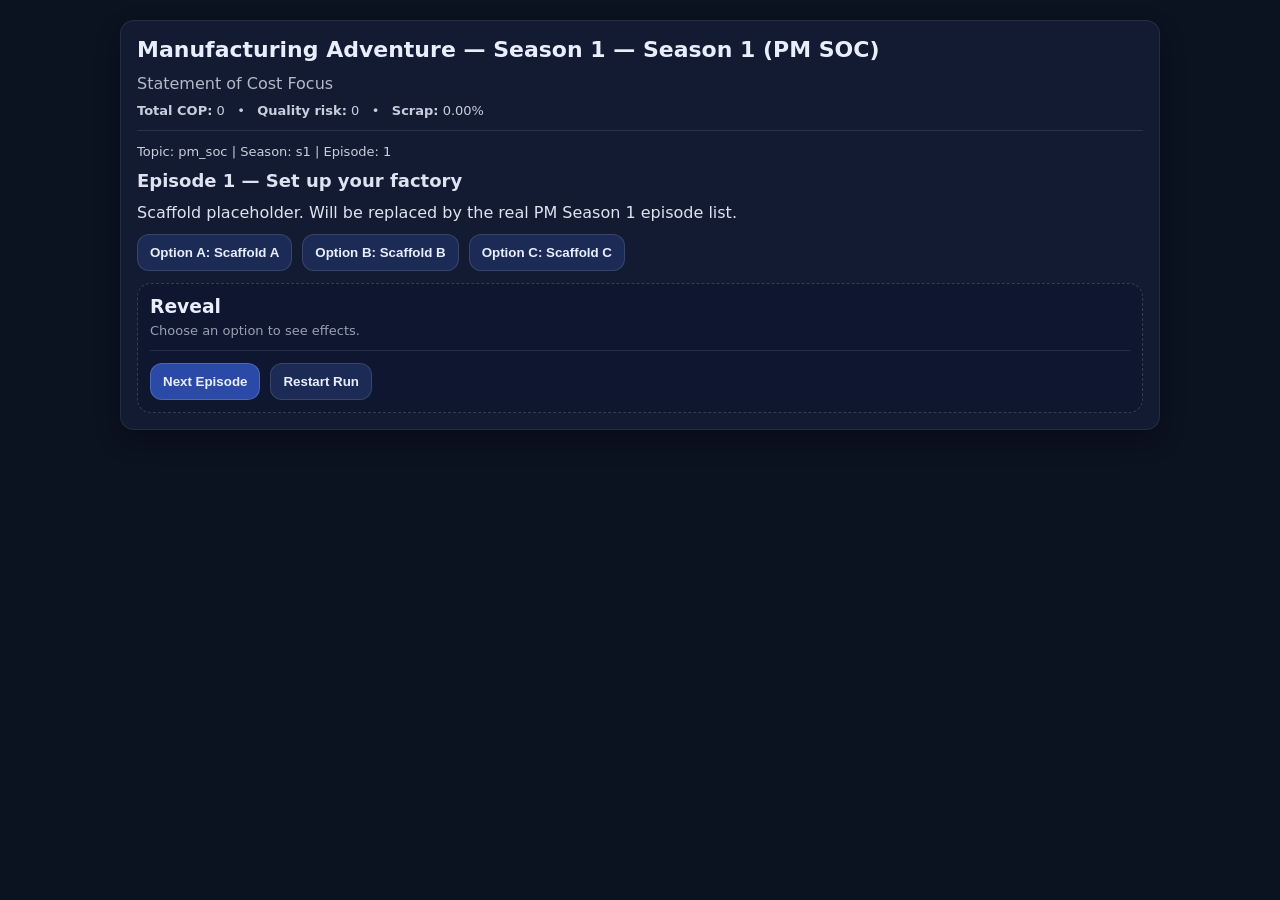
<file: play.html>
<!doctype html>
<html lang="en">
<head>
  <meta charset="utf-8" />
  <meta name="viewport" content="width=device-width,initial-scale=1" />
  <title>Accounting Adventure — Play</title>
  <link rel="stylesheet" href="/engine/css/base.css" />
</head>
<body>
  <div id="app" class="wrap"></div>
  <script type="module" src="/engine/app.js"></script>
</body>
</html>
</file>
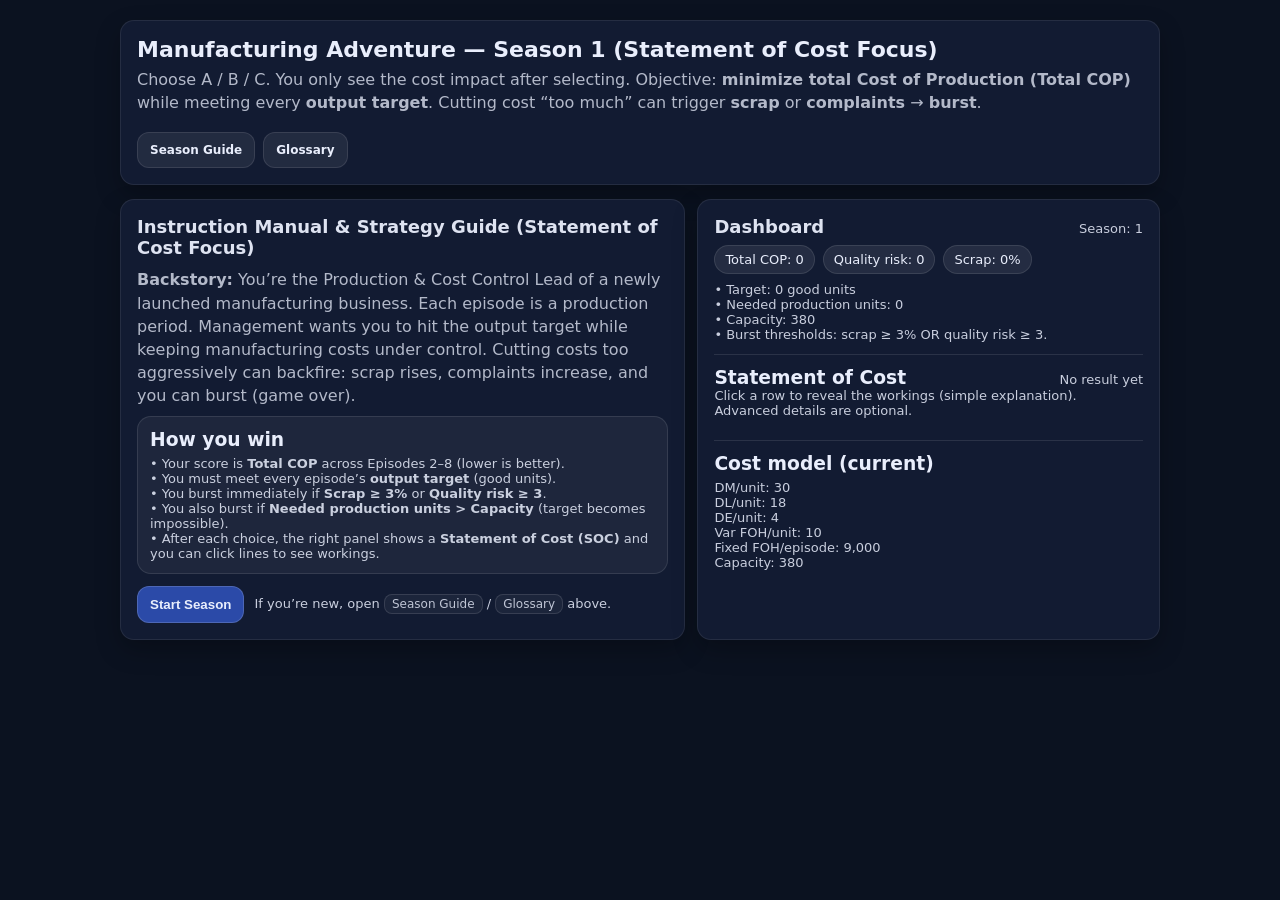
<file: PMseason1.html>
<!doctype html>
<html lang="en">
<head>
  <meta charset="utf-8" />
  <meta name="viewport" content="width=device-width,initial-scale=1" />
  <title>Manufacturing Adventure — Season 1 (Statement of Cost Focus)</title>
  <style>
    :root { font-family: system-ui, -apple-system, Segoe UI, Roboto, Arial, sans-serif; }
    body { margin: 0; background:#0b1220; color:#e9eefc; }
    .wrap { max-width: 1040px; margin: 0 auto; padding: 20px; }
    .card {
      background:#121b32; border:1px solid rgba(255,255,255,.08);
      border-radius:14px; padding:16px; box-shadow: 0 10px 25px rgba(0,0,0,.25);
    }
    h1,h2,h3 { margin: 0 0 10px; }
    h1 { font-size: 22px; }
    h2 { font-size: 18px; opacity: .95; }
    p { margin: 8px 0; line-height: 1.45; opacity: .95; }
    .grid { display:grid; gap:12px; grid-template-columns: 1fr; }
    @media (min-width: 920px) { .grid { grid-template-columns: 1.1fr .9fr; } }
    .btns { display:flex; gap:10px; flex-wrap:wrap; margin-top: 10px; }
    button, a.btn {
      display:inline-block;
      background:#1c2b55; color:#e9eefc; border:1px solid rgba(255,255,255,.12);
      padding:10px 12px; border-radius:12px; cursor:pointer; font-weight:700;
      transition: transform .05s ease, background .15s ease;
      text-decoration:none;
    }
    button:hover, a.btn:hover { background:#22356b; }
    button:active, a.btn:active { transform: translateY(1px); }
    button:disabled { opacity:.55; cursor:not-allowed; }
    .primary { background:#2b4aa8; border-color: rgba(255,255,255,.16); }
    .primary:hover { background:#3557c2; }
    .muted { opacity:.75; }
    .small { font-size: 13px; opacity:.85; }
    .pillrow { display:flex; gap:8px; flex-wrap:wrap; margin: 8px 0 0; align-items:center; }
    .pill {
      background: rgba(255,255,255,.08); border:1px solid rgba(255,255,255,.10);
      padding:6px 10px; border-radius:999px; font-size: 13px;
    }
    .mono { font-variant-numeric: tabular-nums; }
    .hr { height:1px; background:rgba(255,255,255,.10); margin: 12px 0; }

    .reveal { background:#0f1730; border:1px dashed rgba(255,255,255,.16); border-radius:14px; padding:12px; margin-top:12px; }
    .hidden { display:none; }
    .danger { color:#ffb1b1; }
    .ok { color:#b7ffcf; }

    table { width:100%; border-collapse: collapse; margin-top:10px; }
    th, td { border-bottom: 1px solid rgba(255,255,255,.10); padding: 8px 6px; }
    th { text-align:left; opacity:.85; font-size: 13px; }
    td:last-child, th:last-child { text-align:right; }
    tr.clickable { cursor:pointer; }
    tr.clickable:hover { background: rgba(255,255,255,.04); }
    .caret { opacity:.9; margin-right: 6px; display:inline-block; width: 14px; }
    .workrow td { padding: 8px 10px; border-bottom: 1px solid rgba(255,255,255,.10); }
    .workbox {
      background: rgba(255,255,255,.05);
      border:1px solid rgba(255,255,255,.10);
      border-radius:12px; padding:10px; line-height:1.4;
    }
    details { margin-top: 8px; }
    summary { cursor:pointer; opacity:.9; }
    summary:hover { opacity: 1; }

    .footer { display:flex; gap:10px; flex-wrap:wrap; margin-top: 12px; align-items:center; }
    .linkbtn { background:#1c2b55; }

    .rightTitle { display:flex; justify-content:space-between; align-items:baseline; gap:10px; }
    .statusLine { margin-top: 8px; }
    .socHeaderLine { display:flex; justify-content:space-between; align-items:baseline; gap:10px; margin-top: 4px; }

    .headerRow { display:flex; justify-content:space-between; gap:10px; flex-wrap:wrap; align-items:flex-start; }
    .headerActions { display:flex; gap:8px; flex-wrap:wrap; align-items:center; justify-content:flex-start; }

    /* Smaller, subtler header buttons (sizing A) */
    .miniBtn { padding:6px 10px; border-radius:999px; font-weight:700; font-size:12px; }
    .miniBtn.ghost { background: rgba(255,255,255,.07); border-color: rgba(255,255,255,.10); }
    .miniBtn.ghost:hover { background: rgba(255,255,255,.11); }

    /* Episode header cleaner (button goes below title) */
    .epHeader { display:block; }
    .epHeaderTop { display:flex; justify-content:space-between; gap:10px; align-items:flex-start; flex-wrap:wrap; }
    .epHeaderTop h2 { margin:0; }
    .epHeaderBelow { margin-top: 8px; display:flex; gap:8px; flex-wrap:wrap; }

    .toast {
      position: fixed; left: 50%; bottom: 18px; transform: translateX(-50%);
      background: rgba(18,27,50,.95); border:1px solid rgba(255,255,255,.12);
      padding:10px 12px; border-radius:12px; box-shadow: 0 12px 30px rgba(0,0,0,.35);
      font-size: 13px; opacity: 0; pointer-events:none; transition: opacity .2s ease;
      max-width: 92vw;
    }
    .toast.show { opacity: 1; }
    .scoreBox {
      background: rgba(255,255,255,.05);
      border:1px solid rgba(255,255,255,.10);
      border-radius:14px; padding:12px;
    }
    .scoreGrid { display:grid; gap:10px; grid-template-columns: 1fr; }
    @media (min-width: 560px) { .scoreGrid { grid-template-columns: 1fr 1fr; } }
    .kbd {
      display:inline-block; padding:2px 7px; border-radius:8px;
      border:1px solid rgba(255,255,255,.15); background:rgba(255,255,255,.06);
      font-size: 12px; opacity:.95;
    }
  </style>
</head>

<body>
  <div class="wrap">
    <!-- HEADER -->
    <div class="card">
      <div class="headerRow">
        <div style="min-width: 260px;">
          <h1 style="margin-bottom:6px;">Manufacturing Adventure — Season 1 (Statement of Cost Focus)</h1>
          <p class="muted" style="margin-top:0;">
            Choose A / B / C. You only see the cost impact after selecting.
            Objective: <b>minimize total Cost of Production (Total COP)</b> while meeting every <b>output target</b>.
            Cutting cost “too much” can trigger <b>scrap</b> or <b>complaints</b> → <b>burst</b>.
          </p>
        </div>

        <!-- Top header actions (Layout A): Season-level only -->
        <div class="headerActions">
          <a class="btn miniBtn ghost" href="https://accountingaventure.wordpress.com/manufacturing-adventure-season-1/" target="_blank" rel="noopener">Season Guide</a>
          <a class="btn miniBtn ghost" href="https://accountingaventure.wordpress.com/glossary-list-in-the-episodes-season-1/" target="_blank" rel="noopener">Glossary</a>
        </div>
      </div>
    </div>

    <div class="grid" style="margin-top:14px;">
      <!-- LEFT -->
      <div class="card" id="mainCard">

        <!-- PRE-EPISODE SCREEN -->
        <div id="preEpisode">
          <h2>Instruction Manual & Strategy Guide (Statement of Cost Focus)</h2>
          <p class="muted">
            <b>Backstory:</b> You’re the Production &amp; Cost Control Lead of a newly launched manufacturing business.
            Each episode is a production period. Management wants you to hit the output target while keeping manufacturing costs under control.
            Cutting costs too aggressively can backfire: scrap rises, complaints increase, and you can burst (game over).
          </p>

          <div class="scoreBox">
            <h3 style="margin:0 0 6px;">How you win</h3>
            <div class="small muted">
              • Your score is <b>Total COP</b> across Episodes 2–8 (lower is better).<br/>
              • You must meet every episode’s <b>output target</b> (good units).<br/>
              • You burst immediately if <b>Scrap ≥ 3%</b> or <b>Quality risk ≥ 3</b>.<br/>
              • You also burst if <b>Needed production units &gt; Capacity</b> (target becomes impossible).<br/>
              • After each choice, the right panel shows a <b>Statement of Cost (SOC)</b> and you can click lines to see workings.
            </div>
          </div>

          <div class="footer">
            <button class="primary" id="startSeasonBtn">Start Season</button>
            <span class="small muted">If you’re new, open <span class="kbd">Season Guide</span> / <span class="kbd">Glossary</span> above.</span>
          </div>
        </div>

        <!-- EPISODE SCREEN -->
        <div id="episodeScreen" class="hidden">
          <div class="epHeader">
            <div class="epHeaderTop">
              <h2 id="epTitle">Episode</h2>
            </div>
            <!-- Episode button moved below title (Header A) -->
            <div class="epHeaderBelow">
              <a class="btn miniBtn ghost" id="epGuideBtn" href="#" target="_blank" rel="noopener">Read Episode Guide</a>
            </div>
          </div>

          <p id="story"></p>

          <!-- Left pills: Episode + Reason only -->
          <div class="pillrow mono" id="epMetaPills"></div>

          <div class="btns" id="choiceButtons"></div>

          <div class="reveal hidden" id="revealBox">
            <h3 style="margin-bottom:6px;">Post-choice reveal</h3>
            <div id="revealText"></div>

            <div class="hr"></div>

            <div class="footer">
              <button class="primary" id="nextBtn">Next Episode</button>
              <button class="linkbtn" id="restartBtn">Restart Season</button>
            </div>
          </div>

          <div class="reveal hidden" id="gameOverBox">
            <h3 class="danger">Game Over — Burst</h3>
            <div id="gameOverText"></div>
            <div class="footer">
              <button class="primary" id="retryBtn">Retry from Start</button>
            </div>
            <p class="small muted">“Video deep dive” only appears after Season Complete (not on Game Over).</p>
          </div>

          <div class="reveal hidden" id="seasonCompleteBox">
            <h3 class="ok">Season Complete ✅</h3>
            <div id="seasonSummary"></div>

            <div class="hr"></div>

            <div class="scoreBox">
              <h3 style="margin:0 0 6px;">Your score vs best score</h3>
              <div class="scoreGrid mono">
                <div>
                  <div class="small muted">Your Total COP</div>
                  <div style="font-size:18px; font-weight:800;" id="yourCop"></div>
                </div>
                <div>
                  <div class="small muted">Best Total COP</div>
                  <div style="font-size:18px; font-weight:800;" id="bestCop"></div>
                </div>
                <div>
                  <div class="small muted">Deviation</div>
                  <div style="font-size:18px; font-weight:800;" id="deviation"></div>
                </div>
                <div>
                  <div class="small muted">End status</div>
                  <div class="small" id="endStatus"></div>
                </div>
              </div>
            </div>

            <div class="footer">
              <button class="primary" id="playAgainBtn">Play Again</button>
              <button class="linkbtn" id="shareBtn">Share Result</button>
              <button class="linkbtn" id="videoBtn">Video deep dive (placeholder)</button>
            </div>
          </div>
        </div>
      </div>

      <!-- RIGHT -->
      <div class="card" id="rightPanel">
        <div class="rightTitle">
          <h2 style="margin:0;">Dashboard</h2>
          <div class="small muted mono">Season: 1</div>
        </div>

        <div class="pillrow mono">
          <div class="pill">Total COP: <span id="totalCop"></span></div>
          <div class="pill">Quality risk: <span id="qRisk"></span></div>
          <div class="pill">Scrap: <span id="scrap"></span></div>
        </div>

        <div class="statusLine small muted" id="statusLine"></div>

        <div class="hr"></div>

        <div class="socHeaderLine">
          <h3 style="margin:0;">Statement of Cost</h3>
          <div class="small muted mono" id="socLabel"></div>
        </div>
        <div class="small muted">Click a row to reveal the workings (simple explanation). Advanced details are optional.</div>
        <table class="mono" id="socTable"></table>

        <div class="hr"></div>

        <h3 style="margin:0 0 6px;">Cost model (current)</h3>
        <div class="small muted mono" id="costModelBox"></div>
      </div>
    </div>
  </div>

  <div class="toast" id="toast"></div>

<script>
(() => {
  // ---------- Constants ----------
  const BEST_COP = 183538;

  const GAME_BASE_URL = "https://accounting-adventure.pages.dev/PMseason1";
  const UTM = "utm_source=game_share&utm_medium=share_button&utm_campaign=PMseason1";
  const SHARE_URL = `${GAME_BASE_URL}?${UTM}`;

  const EP_GUIDES = {
    1: "https://accountingaventure.wordpress.com/episode-1-set-up-your-factory-fixed-costs-vs-capacity/",
    2: "https://accountingaventure.wordpress.com/episode-2-materials-sourcing-unit-cost-vs-hidden-waste/",
    3: "https://accountingaventure.wordpress.com/episode-3-ramp-up-decision-incremental-cost-vs-future-rework/",
    4: "https://accountingaventure.wordpress.com/episode-4-quality-control-vs-cost-cutting-visible-cost-vs-hidden-cost/",
    5: "https://accountingaventure.wordpress.com/episode-5-maintenance-the-sunk-cost-trap-relevant-vs-irrelevant/",
    6: "https://accountingaventure.wordpress.com/episode-6-locked-orders-capacity-scrap-can-break-you/",
    7: "https://accountingaventure.wordpress.com/episode-7-complaints-response-spend-smart-not-big/",
    8: "https://accountingaventure.wordpress.com/episode-8-finale-finish-strong-without-risk-spikes/"
  };

  // ---------- Utilities ----------
  const fmt = (n) => (Math.round(n * 100) / 100).toLocaleString(undefined, {maximumFractionDigits: 2});
  const ceil = (n) => Math.ceil(n);
  const clamp = (x, lo, hi) => Math.max(lo, Math.min(hi, x));
  const $ = (id) => document.getElementById(id);

  function toast(msg) {
    const t = $("toast");
    t.textContent = msg;
    t.classList.add("show");
    setTimeout(() => t.classList.remove("show"), 1600);
  }

  // ---------- Season Settings ----------
  const targets = [0, 0, 220, 260, 280, 300, 320, 320, 340]; // index by episode
  const reasons = [
    "",
    "Start here.",
    "Pilot order.",
    "Forecast raised after pilot success.",
    "New customer trial order.",
    "Peak demand week.",
    "Orders locked (penalties if short).",
    "Repeat order (customer scrutiny).",
    "Final rush shipment."
  ];

  // ---------- Game State ----------
  let state;

  function resetState() {
    state = {
      ep: 1,
      totalCOP: 0,

      // cost rates
      dmUnit: 30,
      dlUnit: 18,
      deUnit: 4,
      vohUnit: 10,
      fixedFOH: 9000,

      // capacity
      baseCap: 380,

      // risk + scrap (burst thresholds)
      scrapRate: 0.00,  // burst if >= 3%
      qualityRisk: 0,   // burst if >= 3
      complaintFlag: false, // informational

      // flags
      choseCheapSupplier: false,
      vohAdjActive: false, // training effect Ep5–Ep8
      dmAdjActive: false,  // workshop effect Ep6–Ep8
      dlAdjActive: false,  // line balancing effect Ep7–Ep8

      // last SOC record should persist across episodes
      lastRecord: null
    };
  }

  // ---------- Episodes ----------
  const episodes = [
    null,
    {
      title: "Episode 1 — Set up your factory",
      story:
        "You choose your facility. Finance wants low fixed costs, but Operations warns fragile setups cause problems later. " +
        "This locks your fixed factory overhead and season capacity.",
      options: [
        { key: "A", text: "Deposit 5,000; Fixed FOH 9,000/episode; Capacity 380." },
        { key: "B", text: "Deposit 2,000; Fixed FOH 6,000/episode; Capacity 330." },
        { key: "C", text: "Deposit 10,000; Fixed FOH 12,000/episode; Capacity 450." }
      ]
    },
    {
      title: "Episode 2 — Materials sourcing (pilot order)",
      story:
        "A pilot run tests supplier quality. Cheaper materials can look good in COP but increase scrap and complaints later. " +
        "Choose how you source Direct Materials.",
      options: [
        { key: "A", text: "Standard supplier: DM 30/unit; extra cost 0." },
        { key: "B", text: "Bulk discount: handling/storage 8,000; DM becomes 28/unit from now on." },
        { key: "C", text: "Cheapest supplier: DM becomes 26/unit from now on (riskier)." }
      ]
    },
    {
      title: "Episode 3 — Ramp-up decision (forecast increases)",
      story:
        "The forecast rises after pilot success. You can invest in training, push overtime, or do nothing and accept rising waste later. " +
        "This is about incremental cost vs future rework/scrap.",
      options: [
        { key: "A", text: "Training: pay 3,000 now (reduce rework later)." },
        { key: "B", text: "Overtime: DL +5/unit this episode only." },
        { key: "C", text: "Do nothing: pay 0 now (hidden wastage later)." }
      ]
    },
    {
      title: "Episode 4 — Quality control vs “cost cutting”",
      story:
        "A trial order includes strict inspection. Cutting inspection can reduce FOH now, but raises quality and scrap risk. " +
        "Choose how you handle QC.",
      options: [
        { key: "A", text: "Keep inspection: FOH +1,500 this episode." },
        { key: "B", text: "Reduce inspection: FOH -1,000 this episode (riskier)." },
        { key: "C", text: "Process workshop: pay 2,500 now (improve materials later)." }
      ]
    },
    {
      title: "Episode 5 — Maintenance and the sunk cost trap",
      story:
        "Someone mentions last quarter’s 7,000 equipment study (sunk cost). Ignore it. Today’s relevant decision is maintenance vs running hot. " +
        "This affects waste later.",
      options: [
        { key: "A", text: "Preventive maintenance: pay 2,000 now." },
        { key: "B", text: "Skip maintenance: pay 0 now (risk later)." },
        { key: "C", text: "Replace worn part only: pay 1,200 now." }
      ]
    },
    {
      title: "Episode 6 — Locked orders (output must hit)",
      story:
        "Orders are locked. Scrap can now cause missed targets. Cutting spec may reduce cost now but trigger complaints. " +
        "You must deliver the target output.",
      options: [
        { key: "A", text: "Standard spec: no changes." },
        { key: "B", text: "Cost-cut spec: DM -3/unit this episode only (riskier)." },
        { key: "C", text: "Line balancing: pay 1,800 now; DL -2/unit in Ep7–Ep8." }
      ]
    },
    {
      title: "Episode 7 — Response to early complaints / instability",
      story:
        "Customer feedback is coming in. You can pay for containment, ignore it, or audit suppliers. " +
        "This is about relevant incremental cost to avoid bigger failures.",
      options: [
        { key: "A", text: "Containment & sorting: pay 2,400 now." },
        { key: "B", text: "Continue as-is: pay 0 now." },
        { key: "C", text: "Supplier audit: pay 3,500 now (most useful if supplier quality is the root cause)." }
      ]
    },
    {
      title: "Episode 8 — Finale (reputation test)",
      story:
        "Final shipment window. Management judges your COP and whether you met output without complaints exploding. " +
        "Low COP is meaningless if the customer churns.",
      options: [
        { key: "A", text: "Final quality push: FOH +3,000 this episode." },
        { key: "B", text: "“Numbers look good” push: FOH -1,500 this episode (riskier)." },
        { key: "C", text: "Rework sprint: DL +4/unit this episode (stabilize quality)." }
      ]
    }
  ];

  // ---------- Derived Adjustments ----------
  function currentDmUnit(ep, optKey=null) {
    let dm = state.dmUnit;
    if (state.dmAdjActive && ep >= 6) dm -= 2;       // workshop
    if (ep === 6 && optKey === "B") dm -= 3;         // spec cut
    return Math.max(0, dm);
  }
  function currentDlUnit(ep, optKey=null) {
    let dl = state.dlUnit;
    if (ep === 3 && optKey === "B") dl += 5;         // overtime
    if (state.dlAdjActive && ep >= 7) dl -= 2;       // line balancing
    if (ep === 8 && optKey === "C") dl += 4;         // rework sprint
    return Math.max(0, dl);
  }
  function currentVohUnit(ep) {
    let voh = state.vohUnit;
    if (state.vohAdjActive && ep >= 5) voh -= 2;     // training
    return Math.max(0, voh);
  }
  function effectiveCapacity() { return state.baseCap; } // stable capacity; scrap makes PU rise
  function neededProduction(target, scrapRate) {
    const sr = clamp(scrapRate, 0, 0.30);
    const pu = (target <= 0) ? 0 : ceil(target / (1 - sr));
    const extra = Math.max(0, pu - target);
    return { pu, extra, sr };
  }

  // ---------- SOC Calculation ----------
  function computeSOC(ep, optKey) {
    const target = targets[ep];
    const cap = effectiveCapacity();
    const { pu, extra, sr } = neededProduction(target, state.scrapRate);

    let fohOneOff = 0;
    if (ep === 2 && optKey === "B") fohOneOff += 8000;
    if (ep === 3 && optKey === "A") fohOneOff += 3000;
    if (ep === 4 && optKey === "A") fohOneOff += 1500;
    if (ep === 4 && optKey === "B") fohOneOff -= 1000;
    if (ep === 4 && optKey === "C") fohOneOff += 2500;
    if (ep === 5 && optKey === "A") fohOneOff += 2000;
    if (ep === 5 && optKey === "C") fohOneOff += 1200;
    if (ep === 6 && optKey === "C") fohOneOff += 1800;
    if (ep === 7 && optKey === "A") fohOneOff += 2400;
    if (ep === 7 && optKey === "C") fohOneOff += 3500;
    if (ep === 8 && optKey === "A") fohOneOff += 3000;
    if (ep === 8 && optKey === "B") fohOneOff -= 1500;

    const dmU = currentDmUnit(ep, optKey);
    const dlU = currentDlUnit(ep, optKey);
    const deU = state.deUnit;
    const vohU = currentVohUnit(ep);

    const DM = pu * dmU;
    const DL = pu * dlU;
    const DE = pu * deU;
    const prime = DM + DL + DE;

    const FOH = (ep >= 2 ? state.fixedFOH : 0) + (pu * vohU) + fohOneOff;
    const COP = prime + FOH;

    const achievedTarget = (pu <= cap);

    return {
      ep, target, cap,
      scrapRate: sr,
      pu, extra, achievedTarget,
      dmU, dlU, deU, vohU,
      fixedFOH: (ep >= 2 ? state.fixedFOH : 0),
      fohOneOff,
      DM, DL, DE, prime, FOH, COP
    };
  }

  // ---------- Apply Choice Effects ----------
  function applyChoiceEffects(ep, optKey, notes) {
    if (ep === 1) {
      if (optKey === "A") {
        state.fixedFOH = 9000; state.baseCap = 380;
        notes.push("Setup chosen: Fixed FOH set to 9,000/episode. Capacity set to 380.");
      } else if (optKey === "B") {
        state.fixedFOH = 6000; state.baseCap = 330;
        notes.push("Setup chosen: Fixed FOH set to 6,000/episode. Capacity set to 330 (tighter).");
      } else {
        state.fixedFOH = 12000; state.baseCap = 450;
        notes.push("Setup chosen: Fixed FOH set to 12,000/episode. Capacity set to 450 (strong).");
      }
      return;
    }

    if (ep === 2) {
      if (optKey === "A") {
        state.dmUnit = 30;
        notes.push("DM stays 30/unit (stable quality baseline).");
      } else if (optKey === "B") {
        state.dmUnit = 28;
        notes.push("Bulk discount: DM becomes 28/unit from now on. Handling/storage is counted in this episode’s overheads.");
      } else {
        state.dmUnit = 26;
        state.scrapRate += 0.01;
        state.qualityRisk += 1;
        state.complaintFlag = true;
        state.choseCheapSupplier = true;
        notes.push("Cheapest supplier: DM becomes 26/unit. Scrap +1% and Quality risk +1 (higher complaint chance).");
      }
      return;
    }

    if (ep === 3) {
      if (optKey === "A") {
        state.vohAdjActive = true;
        notes.push("Training: adds cost now, but reduces future rework overheads (Ep5–Ep8).");
      } else if (optKey === "B") {
        notes.push("Overtime: higher labour cost this episode only.");
      } else {
        state.scrapRate += 0.03;
        notes.push("Do nothing: scrap jumps up (waste increases).");
      }
      return;
    }

    if (ep === 4) {
      if (optKey === "A") {
        notes.push("Keep inspection: prevention cost this episode; helps avoid complaints.");
      } else if (optKey === "B") {
        state.qualityRisk += 1;
        state.scrapRate += 0.01;
        state.complaintFlag = true;
        notes.push("Reduce inspection: cost looks lower now, but complaints and waste risk increase.");
      } else {
        state.dmAdjActive = true;
        notes.push("Process workshop: cost now, but improves material usage later (Ep6–Ep8).");
      }
      return;
    }

    if (ep === 5) {
      notes.push("Reminder: last quarter’s 7,000 equipment study is a SUNK cost (irrelevant today).");
      if (optKey === "A") {
        state.scrapRate -= 0.02;
        notes.push("Preventive maintenance: reduces waste (scrap improves).");
      } else if (optKey === "B") {
        state.qualityRisk += 1;
        state.complaintFlag = true;
        notes.push("Skip maintenance: saves money now, but complaints risk increases.");
      } else {
        notes.push("Replace part: improves reliability, but doesn’t reduce waste much.");
      }
      state.scrapRate = clamp(state.scrapRate, 0, 0.30);
      return;
    }

    if (ep === 6) {
      if (optKey === "A") {
        notes.push("Standard spec: stable path.");
      } else if (optKey === "B") {
        state.qualityRisk += 1;
        state.complaintFlag = true;
        state.scrapRate += 0.02;
        notes.push("Cost-cut spec: lower material cost now, but complaints and waste increase.");
      } else {
        state.dlAdjActive = true;
        notes.push("Line balancing: cost now, but labour becomes more efficient later (Ep7–Ep8).");
      }
      state.scrapRate = clamp(state.scrapRate, 0, 0.30);
      return;
    }

    if (ep === 7) {
      if (optKey === "A") {
        state.qualityRisk = Math.max(0, state.qualityRisk - 1);
        state.scrapRate = Math.max(0, state.scrapRate - 0.01);
        notes.push("Containment: reduces complaints and waste immediately.");
      } else if (optKey === "B") {
        notes.push("Continue as-is: no immediate cost. Risk remains.");
      } else {
        if (state.choseCheapSupplier) {
          state.qualityRisk = Math.max(0, state.qualityRisk - 1);
          state.scrapRate = Math.max(0, state.scrapRate - 0.005);
          notes.push("Supplier audit: useful because supplier quality was a known risk earlier.");
        } else {
          notes.push("Supplier audit: may have limited benefit if supplier quality was not the root cause.");
        }
      }
      state.scrapRate = clamp(state.scrapRate, 0, 0.30);
      return;
    }

    if (ep === 8) {
      if (optKey === "A") {
        if (state.qualityRisk > 0) state.qualityRisk = Math.max(0, state.qualityRisk - 1);
        notes.push("Final quality push: reduces complaint risk, but costs more this episode.");
      } else if (optKey === "B") {
        state.qualityRisk += 1;
        state.scrapRate += 0.01;
        state.complaintFlag = true;
        notes.push("Numbers-first: cost looks lower, but complaints and waste risk increase.");
      } else {
        if (state.qualityRisk > 0) state.qualityRisk = Math.max(0, state.qualityRisk - 1);
        notes.push("Rework sprint: stabilizes quality, but labour cost rises this episode.");
      }
      state.scrapRate = clamp(state.scrapRate, 0, 0.30);
      return;
    }
  }

  // ---------- Burst Rules (Immediate after choice) ----------
  function immediateBurstCheck() {
    if (state.scrapRate >= 0.03) {
      return { burst: true, reason: `Waste out of control: scrap reached ${fmt(state.scrapRate * 100)}% (threshold ≥ 3%).` };
    }
    if (state.qualityRisk >= 3) {
      return { burst: true, reason: `Customer complaints exploded: quality risk = ${state.qualityRisk} (threshold ≥ 3).` };
    }
    return { burst: false, reason: "" };
  }
  function outputBurstCheck(rec) {
    if (!rec.achievedTarget) {
      return { burst: true, reason: `Failed output target: needed production ${rec.pu} units exceeds capacity ${rec.cap}.` };
    }
    return { burst: false, reason: "" };
  }

  // ---------- Main Step ----------
  function chooseOption(ep, optKey) {
    [...$("choiceButtons").querySelectorAll("button")].forEach(b => b.disabled = true);

    $("revealBox").classList.add("hidden");
    $("gameOverBox").classList.add("hidden");
    $("seasonCompleteBox").classList.add("hidden");

    const notes = [];
    applyChoiceEffects(ep, optKey, notes);

    const imm = immediateBurstCheck();

    const rec = computeSOC(ep, optKey);
    state.lastRecord = rec;

    if (ep >= 2) state.totalCOP += rec.COP;

    updateRightPanel();

    if (imm.burst) return endGameOver(imm.reason);

    const out = outputBurstCheck(rec);
    if (out.burst) return endGameOver(out.reason);

    if (ep === 8) return endSeasonComplete();

    showReveal(notes, rec);
  }

  // ---------- UI Rendering ----------
  function showPreEpisode() {
    $("preEpisode").classList.remove("hidden");
    $("episodeScreen").classList.add("hidden");
    updateRightPanel();
  }

  function showEpisodeScreen() {
    $("preEpisode").classList.add("hidden");
    $("episodeScreen").classList.remove("hidden");
    renderEpisode();
  }

  function renderEpisode() {
    const ep = state.ep;

    // Episode title + story
    $("epTitle").textContent = episodes[ep].title;
    $("story").textContent = episodes[ep].story;

    // Episode guide link
    $("epGuideBtn").href = EP_GUIDES[ep] || EP_GUIDES[1];

    // Left pills: Episode + Reason only
    const pills = [];
    pills.push(`<div class="pill">Episode ${ep} of 8</div>`);
    pills.push(`<div class="pill">${escapeHtml(reasons[ep])}</div>`);
    $("epMetaPills").innerHTML = pills.join("");

    // choices
    const btns = $("choiceButtons");
    btns.innerHTML = "";
    episodes[ep].options.forEach(opt => {
      const b = document.createElement("button");
      b.textContent = `Option ${opt.key}: ${opt.text}`;
      b.onclick = () => chooseOption(ep, opt.key);
      btns.appendChild(b);
    });

    $("revealBox").classList.add("hidden");
    $("gameOverBox").classList.add("hidden");
    $("seasonCompleteBox").classList.add("hidden");

    // Persist SOC
    renderSocTable(state.lastRecord);
    updateRightPanel();
  }

  function updateRightPanel() {
    $("totalCop").textContent = fmt(state.totalCOP);
    $("qRisk").textContent = `${state.qualityRisk}${state.complaintFlag ? " (watch complaints)" : ""}`;
    $("scrap").textContent = `${fmt(state.scrapRate * 100)}%`;

    const ep = state.ep;
    const target = targets[ep];
    const cap = effectiveCapacity();
    const need = neededProduction(target, state.scrapRate);

    const statusBits = [];
    statusBits.push(`Target: ${fmt(target)} good units`);
    statusBits.push(`Needed production units: ${fmt(need.pu)}${need.extra > 0 ? ` (extra ${fmt(need.extra)} due to waste)` : ""}`);
    statusBits.push(`Capacity: ${fmt(cap)}`);
    if (ep >= 2) statusBits.push(need.pu <= cap ? "Status: OK (based on current scrap)" : "Status: AT RISK (current scrap may break output)");
    statusBits.push(`Burst thresholds: scrap ≥ 3% OR quality risk ≥ 3.`);

    $("statusLine").innerHTML = statusBits.map(x => `• ${escapeHtml(x)}`).join("<br/>");

    $("socLabel").textContent = state.lastRecord ? `Last episode result (Ep ${state.lastRecord.ep})` : "No result yet";

    const lines = [];
    lines.push(`DM/unit: ${fmt(state.dmUnit)}${state.dmAdjActive ? " (workshop improves Ep6–8)" : ""}`);
    lines.push(`DL/unit: ${fmt(state.dlUnit)}${state.dlAdjActive ? " (line balancing improves Ep7–8)" : ""}`);
    lines.push(`DE/unit: ${fmt(state.deUnit)}`);
    lines.push(`Var FOH/unit: ${fmt(state.vohUnit)}${state.vohAdjActive ? " (training improves Ep5–8)" : ""}`);
    lines.push(`Fixed FOH/episode: ${fmt(state.fixedFOH)}`);
    lines.push(`Capacity: ${fmt(state.baseCap)}`);
    $("costModelBox").innerHTML = lines.map(x => escapeHtml(x)).join("<br/>");
  }

  function showReveal(notes, rec) {
    const lines = [];
    notes.forEach(n => lines.push(`• ${n}`));

    if (rec.ep >= 2) {
      if (rec.extra > 0) {
        lines.push(`• Waste effect: to deliver ${rec.target} good units with ${fmt(rec.scrapRate*100)}% scrap, you produced ${rec.extra} extra units (total ${rec.pu}).`);
      } else {
        lines.push(`• Waste effect: scrap is ${fmt(rec.scrapRate*100)}%, so you produced exactly ${rec.pu} units to meet the target.`);
      }
      lines.push(`• Output check: ✅ target met.`);
      lines.push(`• This episode COP = ${fmt(rec.COP)}. Total COP so far = ${fmt(state.totalCOP)}.`);
      lines.push(`• Quality risk now = ${state.qualityRisk}. Scrap now = ${fmt(state.scrapRate*100)}%.`);
    } else {
      lines.push("• Setup week: no production yet.");
    }

    $("revealText").innerHTML = lines.map(x => `<div>${escapeHtml(x)}</div>`).join("");

    renderSocTable(rec);
    updateRightPanel();

    $("revealBox").classList.remove("hidden");

    $("nextBtn").onclick = () => {
      if (state.ep < 8) { state.ep += 1; renderEpisode(); }
    };
    $("restartBtn").onclick = () => { resetState(); showPreEpisode(); };
  }

  // ---------- SOC Table (Hybrid workings) ----------
  function renderSocTable(rec) {
    const t = $("socTable");
    if (!rec || rec.ep === 1) {
      t.innerHTML = `
        <thead><tr><th>Particulars</th><th>Amount</th></tr></thead>
        <tbody>
          <tr><td class="muted">No episode result yet</td><td class="muted">—</td></tr>
        </tbody>
      `;
      return;
    }

    const commonTop = `
      <div>Target: ${fmt(rec.target)} good units</div>
      <div>Scrap: ${fmt(rec.scrapRate*100)}% → extra produced: ${fmt(rec.extra)} units</div>
      <div>Total produced: ${fmt(rec.pu)} units</div>
    `;

    const advPU = `
      <details>
        <summary>Advanced details</summary>
        <div class="muted" style="margin-top:6px;">
          Game calculation (not a syllabus formula): needed production is computed from target and scrap rate.
        </div>
      </details>
    `;

    const rows = [];
    function addRow(label, amount, workHtml) {
      const id = `work_${label.replace(/\W+/g,'_')}_${rec.ep}`;
      rows.push(`
        <tr class="clickable" data-work="${id}">
          <td><span class="caret">▶</span>${escapeHtml(label)}</td>
          <td>${fmt(amount)}</td>
        </tr>
        <tr class="workrow hidden" id="${id}">
          <td colspan="2"><div class="workbox small mono">${workHtml}</div></td>
        </tr>
      `);
    }

    addRow("Direct Materials", rec.DM, `
      ${commonTop}
      <div>DM/unit: ${fmt(rec.dmU)}</div>
      <div>DM cost = ${fmt(rec.pu)} × ${fmt(rec.dmU)} = ${fmt(rec.DM)}</div>
      ${advPU}
    `);

    addRow("Direct Labour", rec.DL, `
      ${commonTop}
      <div>DL/unit: ${fmt(rec.dlU)}</div>
      <div>DL cost = ${fmt(rec.pu)} × ${fmt(rec.dlU)} = ${fmt(rec.DL)}</div>
      ${advPU}
    `);

    addRow("Direct Expenses", rec.DE, `
      ${commonTop}
      <div>DE/unit: ${fmt(rec.deU)}</div>
      <div>DE cost = ${fmt(rec.pu)} × ${fmt(rec.deU)} = ${fmt(rec.DE)}</div>
      ${advPU}
    `);

    addRow("Prime Cost", rec.prime, `
      <div>Prime Cost = DM + DL + DE</div>
      <div>= ${fmt(rec.DM)} + ${fmt(rec.DL)} + ${fmt(rec.DE)} = ${fmt(rec.prime)}</div>
    `);

    addRow("Factory Overheads", rec.FOH, `
      ${commonTop}
      <div>Fixed FOH (this episode): ${fmt(rec.fixedFOH)}</div>
      <div>Variable FOH/unit: ${fmt(rec.vohU)}</div>
      <div>Variable FOH = ${fmt(rec.pu)} × ${fmt(rec.vohU)} = ${fmt(rec.pu * rec.vohU)}</div>
      <div>One-off overheads (this episode): ${fmt(rec.fohOneOff)}</div>
      <div>Factory Overheads = ${fmt(rec.fixedFOH)} + ${fmt(rec.pu * rec.vohU)} + ${fmt(rec.fohOneOff)} = ${fmt(rec.FOH)}</div>
      <details>
        <summary>Advanced details</summary>
        <div class="muted" style="margin-top:6px;">
          One-off overheads reflect the specific decision you selected for that episode.
        </div>
      </details>
    `);

    addRow("Cost of Production", rec.COP, `
      <div>COP = Prime Cost + Factory Overheads</div>
      <div>= ${fmt(rec.prime)} + ${fmt(rec.FOH)} = ${fmt(rec.COP)}</div>
    `);

    t.innerHTML = `
      <thead><tr><th>Particulars</th><th>Amount</th></tr></thead>
      <tbody>${rows.join("")}</tbody>
    `;

    [...t.querySelectorAll("tr.clickable")].forEach(tr => {
      tr.addEventListener("click", () => {
        const id = tr.getAttribute("data-work");
        const workRow = $(id);
        const caret = tr.querySelector(".caret");
        const open = !workRow.classList.contains("hidden");
        workRow.classList.toggle("hidden");
        caret.textContent = open ? "▶" : "▼";
      });
    });
  }

  // ---------- End States ----------
  function endGameOver(reason) {
    $("revealBox").classList.add("hidden");
    $("gameOverBox").classList.remove("hidden");

    $("gameOverText").innerHTML = `
      <p class="danger"><b>Reason:</b> ${escapeHtml(reason)}</p>
      <p class="muted mono">
        Snapshot: Total COP ${fmt(state.totalCOP)} | Scrap ${fmt(state.scrapRate*100)}% | Quality risk ${state.qualityRisk}
      </p>
    `;

    $("retryBtn").onclick = () => { resetState(); showPreEpisode(); };
    updateRightPanel();
  }

  function endSeasonComplete() {
    $("revealBox").classList.add("hidden");
    $("seasonCompleteBox").classList.remove("hidden");

    const your = state.totalCOP;
    const best = BEST_COP;
    const dev = ((your - best) / best) * 100;

    $("seasonSummary").innerHTML = `
      <p class="mono">
        <b>Total COP (Ep2–Ep8):</b> ${fmt(state.totalCOP)}<br/>
        <b>Final scrap rate:</b> ${fmt(state.scrapRate*100)}%<br/>
        <b>Final quality risk:</b> ${state.qualityRisk}
      </p>
      <p class="muted small">Video deep dive appears only here (not on Game Over).</p>
    `;

    $("yourCop").textContent = fmt(your);
    $("bestCop").textContent = fmt(best);
    $("deviation").textContent = `${dev >= 0 ? "+" : ""}${fmt(dev)}%`;
    $("endStatus").innerHTML = `Targets met: Yes (all episodes)<br/>Scrap: ${fmt(state.scrapRate*100)}%<br/>Quality risk: ${state.qualityRisk}`;

    $("videoBtn").onclick = () => alert("Video deep dive (placeholder). Add your embed/link here later.");
    $("playAgainBtn").onclick = () => { resetState(); showPreEpisode(); };
    $("shareBtn").onclick = () => shareResult(your, dev);

    updateRightPanel();
  }

  // ---------- Share (Web Share API + clipboard fallback) ----------
  function shareText(your, dev) {
    return `I finished Manufacturing Adventure (Season 1)!\n` +
      `Total COP: ${fmt(your)} | Scrap: ${fmt(state.scrapRate*100)}% | Quality risk: ${state.qualityRisk}\n` +
      `Best COP is ${fmt(BEST_COP)} (I’m ${dev >= 0 ? "+" : ""}${fmt(dev)}%). Can you beat me?`;
  }

  async function shareResult(your, dev) {
    const text = shareText(your, dev);

    if (navigator.share) {
      try {
        await navigator.share({
          title: "Manufacturing Adventure — Season 1",
          text: text,
          url: SHARE_URL
        });
        toast("Shared!");
        return;
      } catch (e) {
        // user cancel or unsupported; fall back
      }
    }

    const clip = `${text}\n${SHARE_URL}`;
    try {
      await navigator.clipboard.writeText(clip);
      toast("Copied share text!");
    } catch (e) {
      window.prompt("Copy your result:", clip);
    }
  }

  // ---------- Helpers ----------
  function escapeHtml(s) {
    return (s ?? "").toString()
      .replaceAll("&","&amp;").replaceAll("<","&lt;").replaceAll(">","&gt;");
  }

  // ---------- Wiring / Boot ----------
  $("startSeasonBtn").onclick = () => showEpisodeScreen();

  resetState();
  showPreEpisode();

})();
</script>
</body>
</html>
</file>
<file: engine/css/base.css>
:root { font-family: system-ui, -apple-system, Segoe UI, Roboto, Arial, sans-serif; }
body { margin: 0; background:#0b1220; color:#e9eefc; }

.wrap { max-width: 1040px; margin: 0 auto; padding: 20px; }

.card {
  background:#121b32; border:1px solid rgba(255,255,255,.08);
  border-radius:14px; padding:16px; box-shadow: 0 10px 25px rgba(0,0,0,.25);
}

h1,h2,h3 { margin: 0 0 10px; }
h1 { font-size: 22px; }
h2 { font-size: 18px; opacity: .95; }
p { margin: 8px 0; line-height: 1.45; opacity: .95; }

.btns { display:flex; gap:10px; flex-wrap:wrap; margin-top: 10px; }

button, a.btn {
  display:inline-block;
  background:#1c2b55; color:#e9eefc; border:1px solid rgba(255,255,255,.12);
  padding:10px 12px; border-radius:12px; cursor:pointer; font-weight:700;
  transition: transform .05s ease, background .15s ease;
  text-decoration:none;
}

button:hover, a.btn:hover { background:#22356b; }
button:active, a.btn:active { transform: translateY(1px); }
button:disabled { opacity:.55; cursor:not-allowed; }

.primary { background:#2b4aa8; border-color: rgba(255,255,255,.16); }
.primary:hover { background:#3557c2; }

.muted { opacity:.75; }
.small { font-size: 13px; opacity:.85; }
.mono { font-variant-numeric: tabular-nums; }

.hr { height:1px; background:rgba(255,255,255,.10); margin: 12px 0; }

.reveal {
  background:#0f1730; border:1px dashed rgba(255,255,255,.16);
  border-radius:14px; padding:12px; margin-top:12px;
}

.hidden { display:none; }
.danger { color:#ffb1b1; }
.ok { color:#b7ffcf; }
</file>
